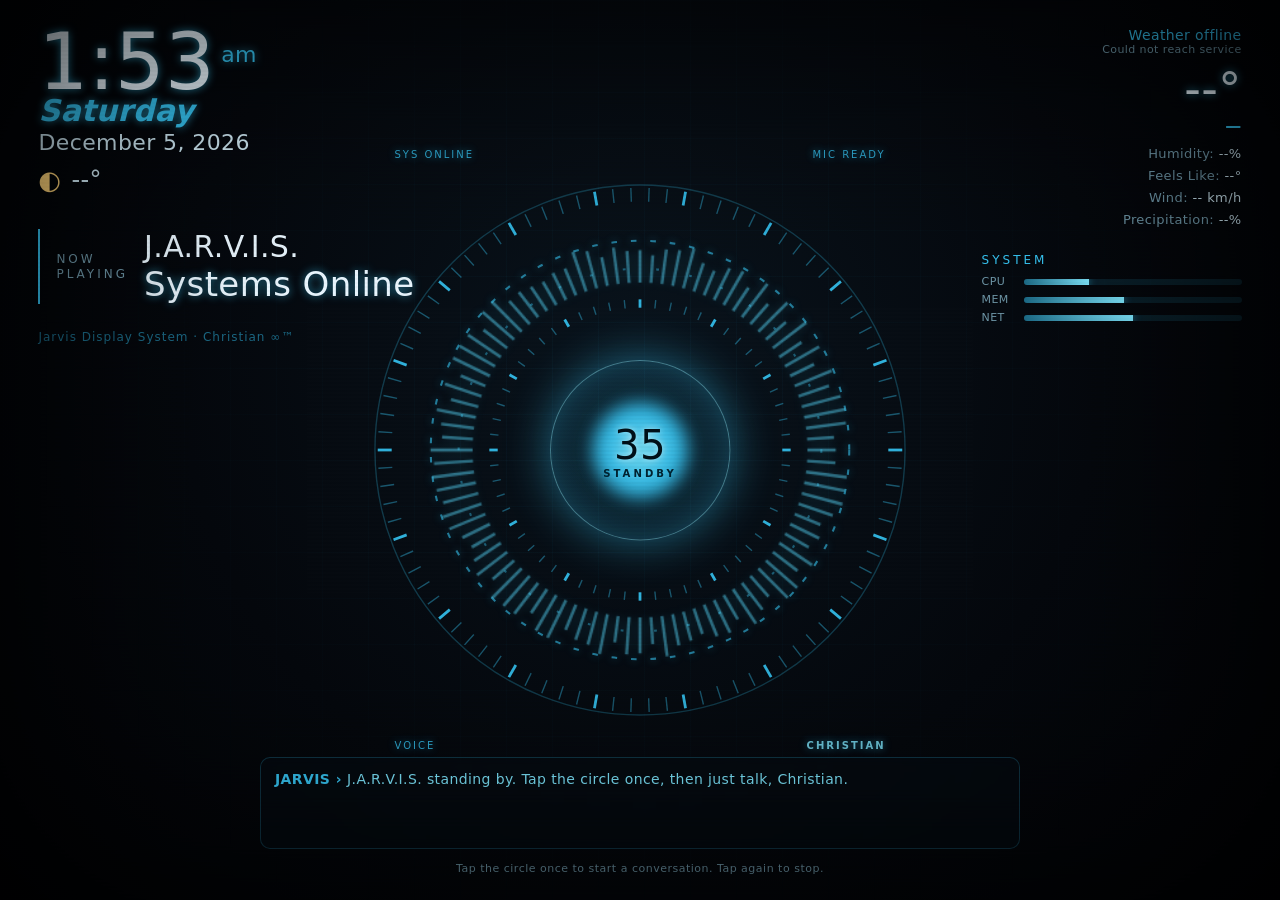
<file: index.html>
<!DOCTYPE html>
<html lang="en">
<head>
  <meta charset="UTF-8" />
  <meta name="viewport" content="width=device-width, initial-scale=1.0, viewport-fit=cover" />
  <meta name="apple-mobile-web-app-capable" content="yes" />
  <meta name="apple-mobile-web-app-status-bar-style" content="black-translucent" />
  <meta name="mobile-web-app-capable" content="yes" />
  <title>J.A.R.V.I.S. — Christian's Interface</title>

  <!-- Home-screen icon: the arc reactor. iOS applies its own rounded mask. -->
  <link rel="apple-touch-icon" sizes="180x180" href="apple-touch-icon.png" />
  <link rel="apple-touch-icon" sizes="167x167" href="icon-167.png" />
  <link rel="apple-touch-icon" sizes="152x152" href="icon-152.png" />
  <link rel="icon" type="image/png" sizes="512x512" href="icon-512.png" />
  <link rel="icon" type="image/png" sizes="32x32" href="favicon-32.png" />
  <!-- Name shown under the icon on the home screen -->
  <meta name="apple-mobile-web-app-title" content="JARVIS" />
  <meta name="application-name" content="JARVIS" />
  <meta name="theme-color" content="#04070c" />
  <link rel="manifest" href="manifest.json" />

  <link rel="preconnect" href="https://fonts.googleapis.com" />
  <link rel="stylesheet" href="style.css?v=23" />
</head>
<body>
  <!-- Ambient grid + scanlines -->
  <div class="bg-grid"></div>
  <div class="scanlines"></div>
  <div class="vignette"></div>

  <!-- ===================== TOP-LEFT: CLOCK / DATE / WEATHER ===================== -->
  <section class="panel top-left">
    <div class="clock">
      <span id="time">--:--</span><span id="ampm" class="ampm">--</span>
    </div>
    <div class="day" id="day">------</div>
    <div class="date" id="date">--------</div>

    <div class="weather-inline">
      <span id="wx-icon" class="wx-icon">◐</span>
      <span id="wx-temp">--°</span>
    </div>

    <div class="now-playing">
      <div class="np-label">NOW<br />PLAYING</div>
      <div class="np-info">
        <div class="np-artist" id="np-artist">J.A.R.V.I.S.</div>
        <div class="np-track" id="np-track">Systems Online</div>
      </div>
    </div>

    <div class="brand">Jarvis Display System · Christian ∞™</div>
  </section>

  <!-- ===================== CENTER: ARC REACTOR HUD ===================== -->
  <section class="reactor-wrap">
    <div class="reactor">
      <!-- Rotating SVG rings -->
      <svg class="ring ring-outer" viewBox="0 0 400 400">
        <circle class="ring-track" cx="200" cy="200" r="190" />
        <g class="ticks" id="ticks-outer"></g>
      </svg>

      <svg class="ring ring-mid" viewBox="0 0 400 400">
        <circle class="dash" cx="200" cy="200" r="150" />
        <circle class="dash dash-2" cx="200" cy="200" r="130" />
      </svg>

      <svg class="ring ring-inner" viewBox="0 0 400 400">
        <g id="ticks-inner"></g>
      </svg>

      <!-- Audio-reactive bars -->
      <canvas class="viz" id="viz" width="440" height="440"></canvas>

      <!-- Core -->
      <div class="core">
        <div class="core-glow"></div>
        <div class="core-num" id="core-num">33</div>
        <div class="core-label" id="core-label">STANDBY</div>
      </div>

      <!-- Corner labels -->
      <div class="hud-label hl-tl">SYS ONLINE</div>
      <div class="hud-label hl-tr">MIC READY</div>
      <div class="hud-label hl-bl">VOICE</div>
      <div class="hud-label hl-br">CHRISTIAN</div>
    </div>
  </section>

  <!-- ===================== RIGHT: WEATHER + STATUS ===================== -->
  <section class="panel top-right">
    <div class="wx-loc" id="wx-loc">Locating…</div>
    <div class="wx-updated" id="wx-updated">Updating…</div>
    <div class="wx-big" id="wx-big">--°</div>
    <div class="wx-cond" id="wx-cond">—</div>
    <ul class="wx-list">
      <li>Humidity: <span id="wx-hum">--%</span></li>
      <li>Feels Like: <span id="wx-feels">--°</span></li>
      <li>Wind: <span id="wx-wind">-- km/h</span></li>
      <li>Precipitation: <span id="wx-precip">--%</span></li>
    </ul>

    <div class="status-block">
      <div class="status-title">SYSTEM</div>
      <div class="stat"><span>CPU</span><div class="bar"><i id="bar-cpu"></i></div></div>
      <div class="stat"><span>MEM</span><div class="bar"><i id="bar-mem"></i></div></div>
      <div class="stat"><span>NET</span><div class="bar"><i id="bar-net"></i></div></div>
    </div>
  </section>

  <!-- ===================== BOTTOM: TRANSCRIPT ===================== -->
  <section class="console">
    <div class="transcript" id="transcript">
      <div class="line jarvis">J.A.R.V.I.S. standing by. Tap the circle once, then just talk, Christian.</div>
    </div>
    <div class="hint" id="hint">Tap the circle once to start a conversation. Tap again to stop.</div>
  </section>

  <script src="script.js?v=23"></script>
</body>
</html>
</file>
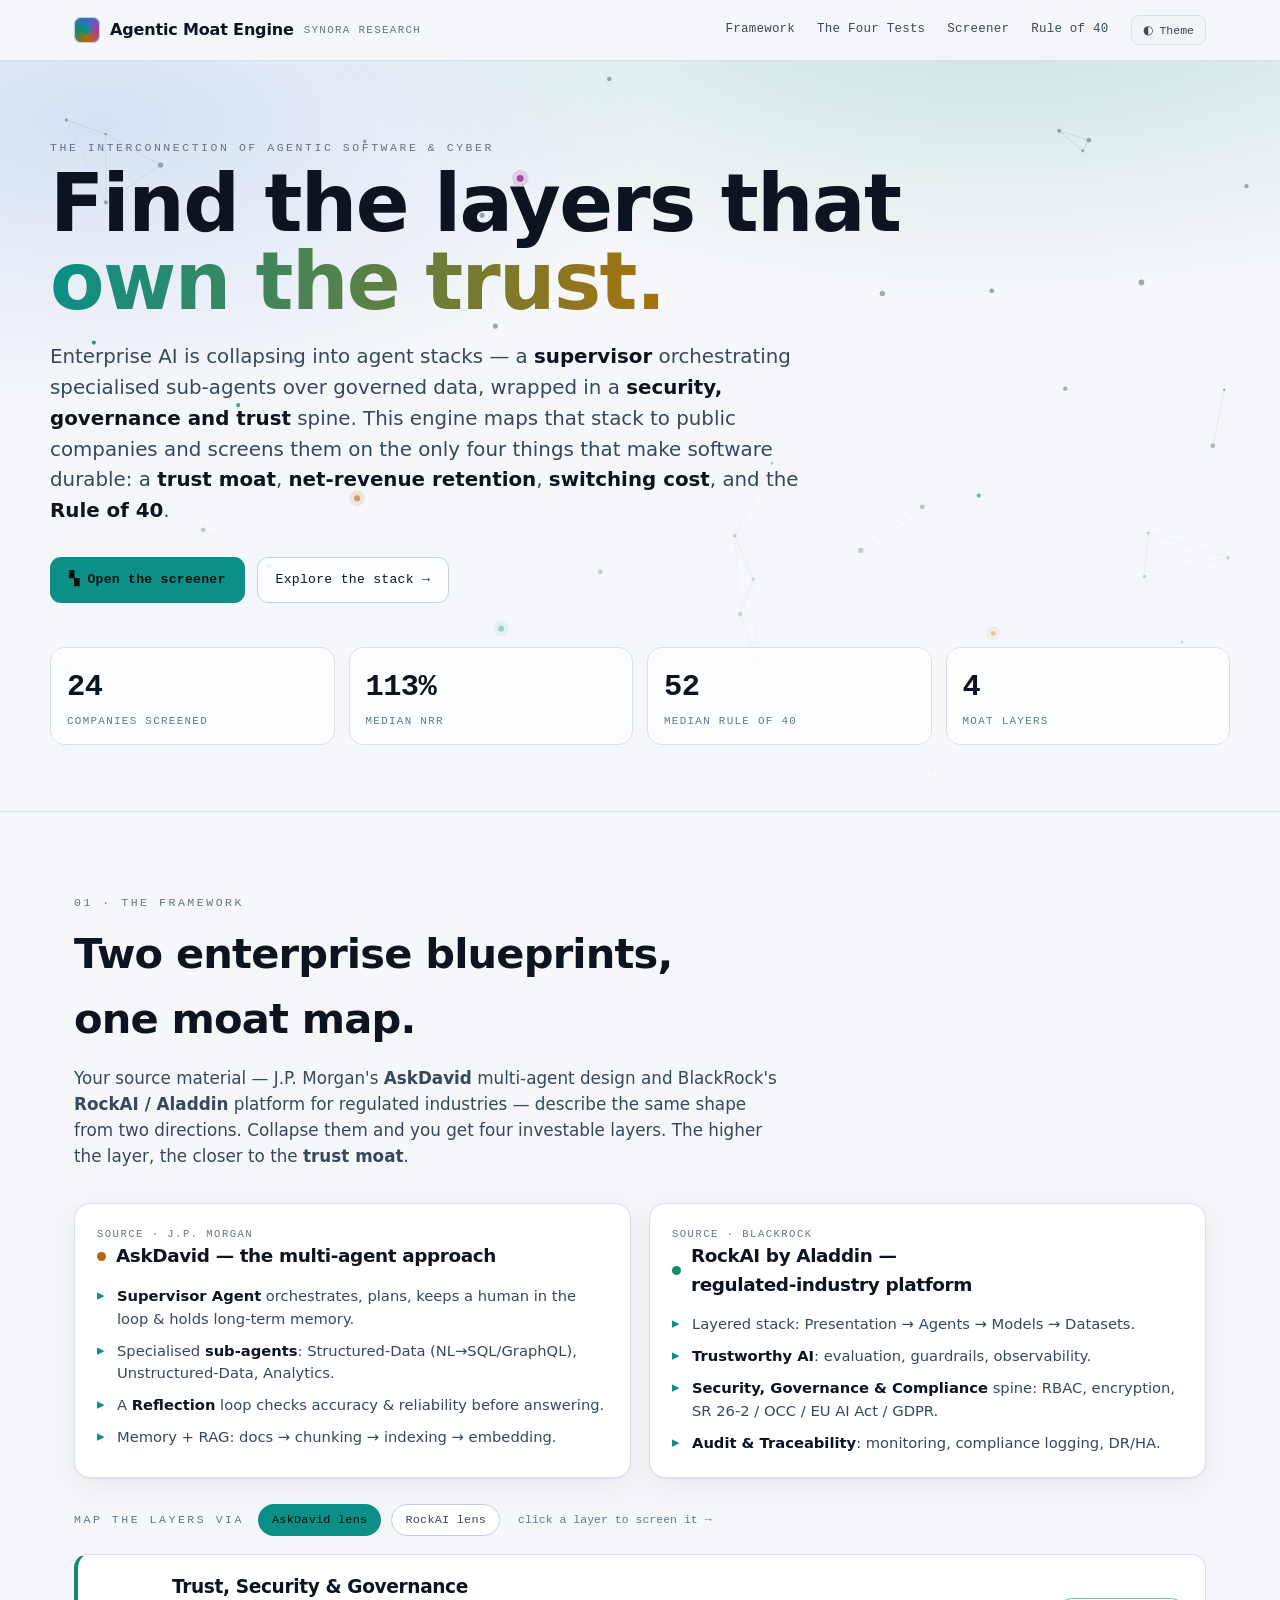
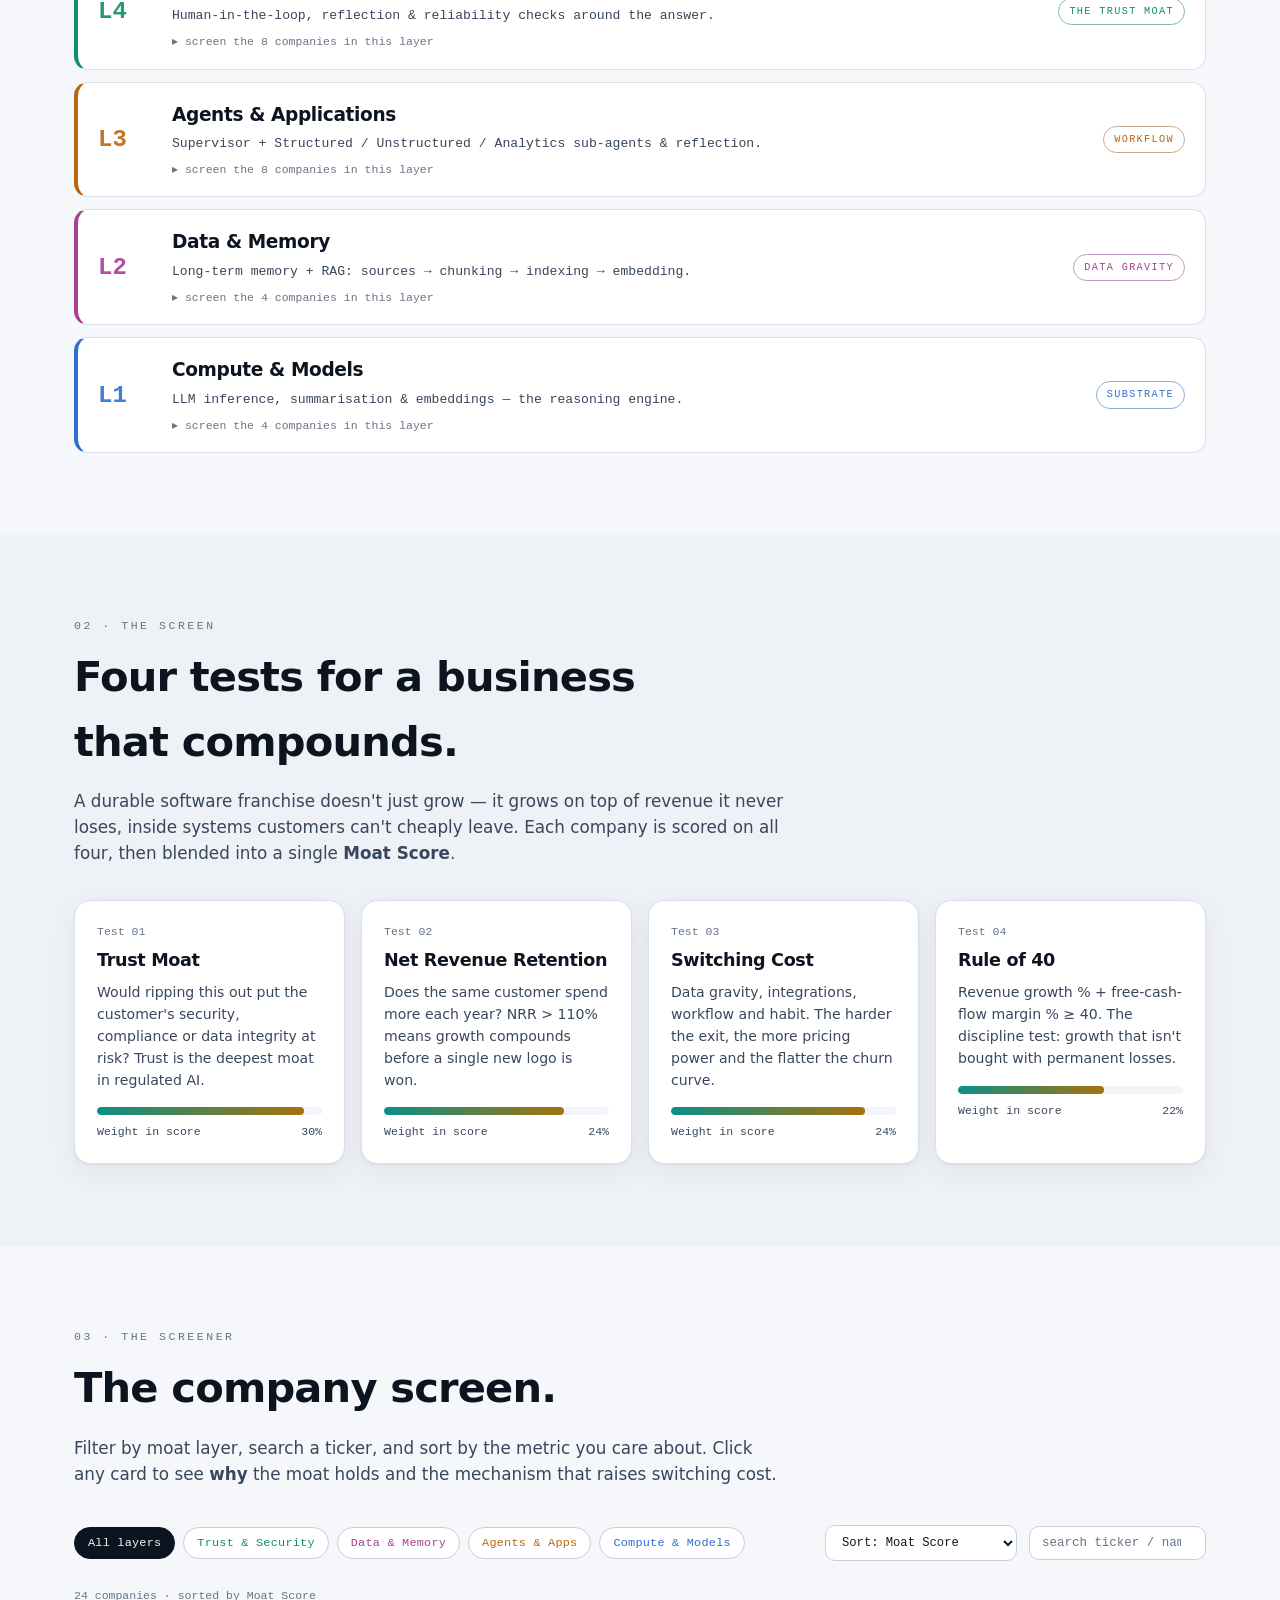
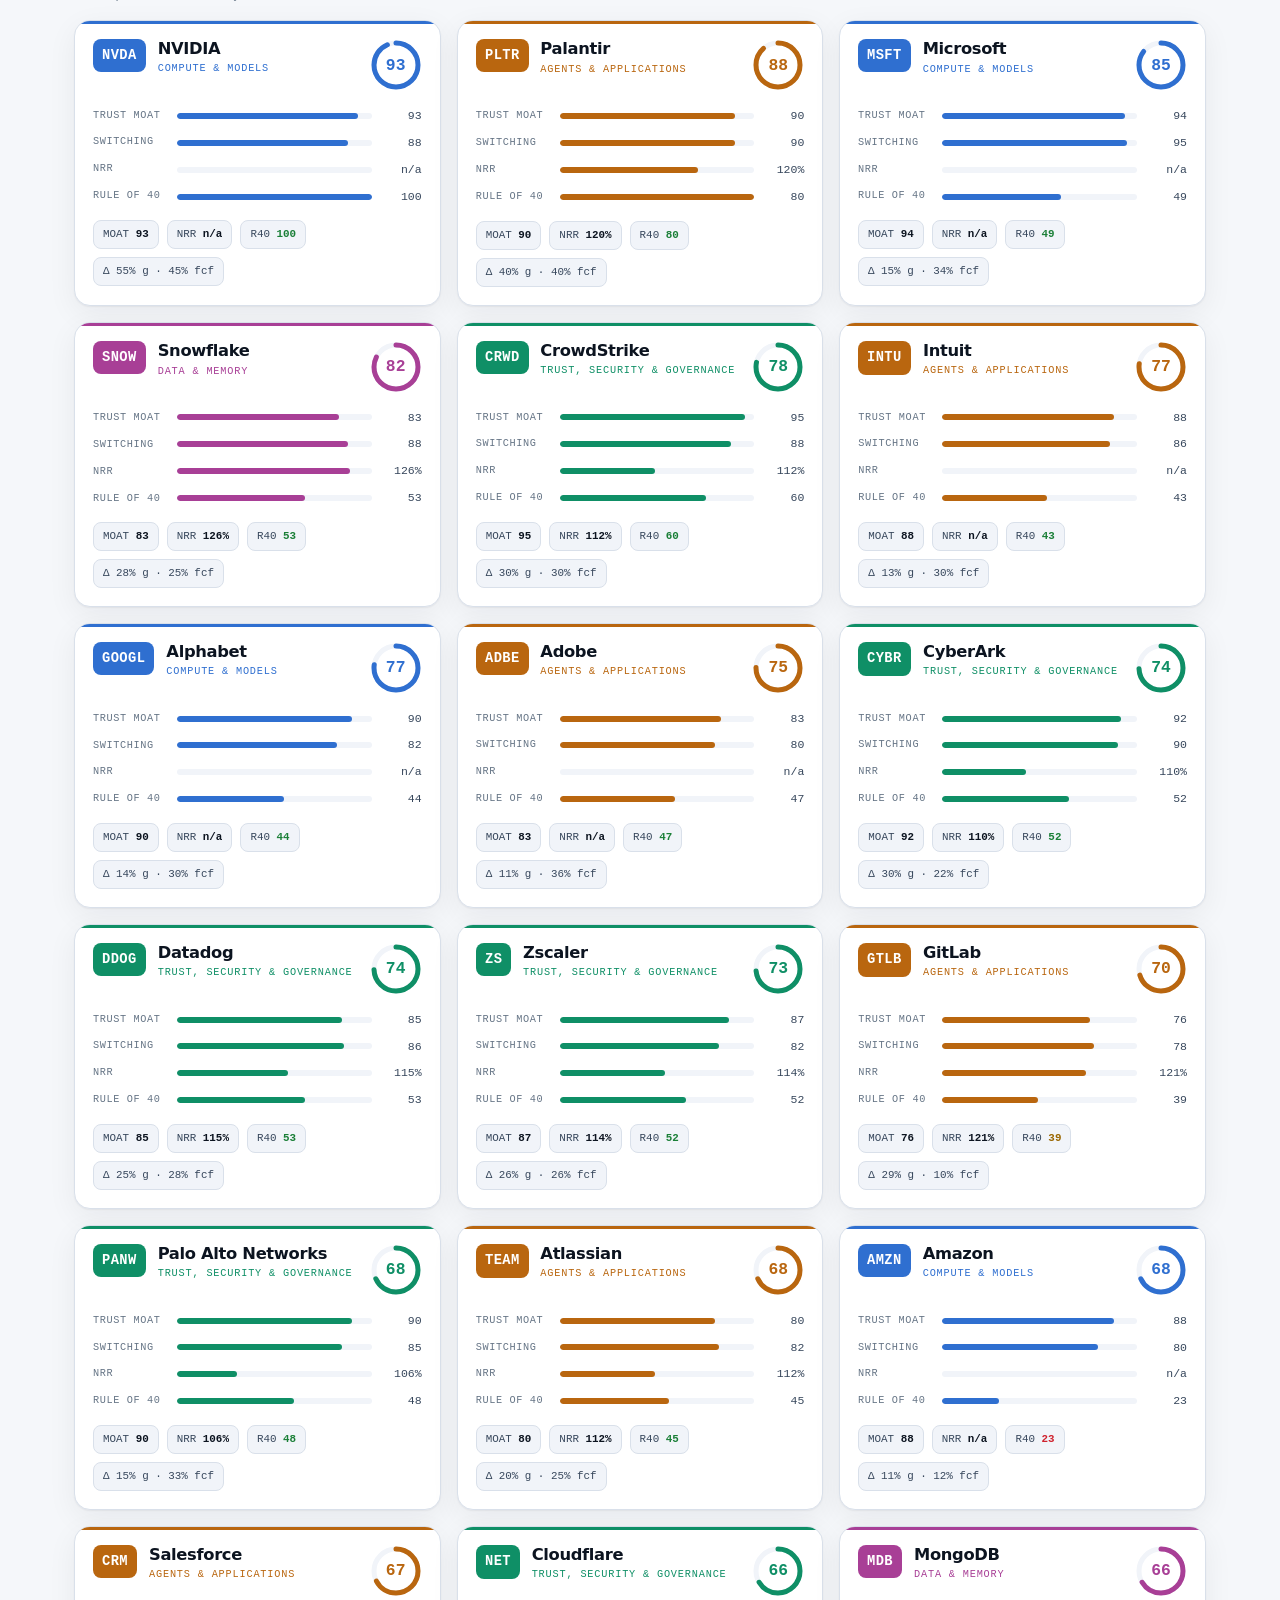
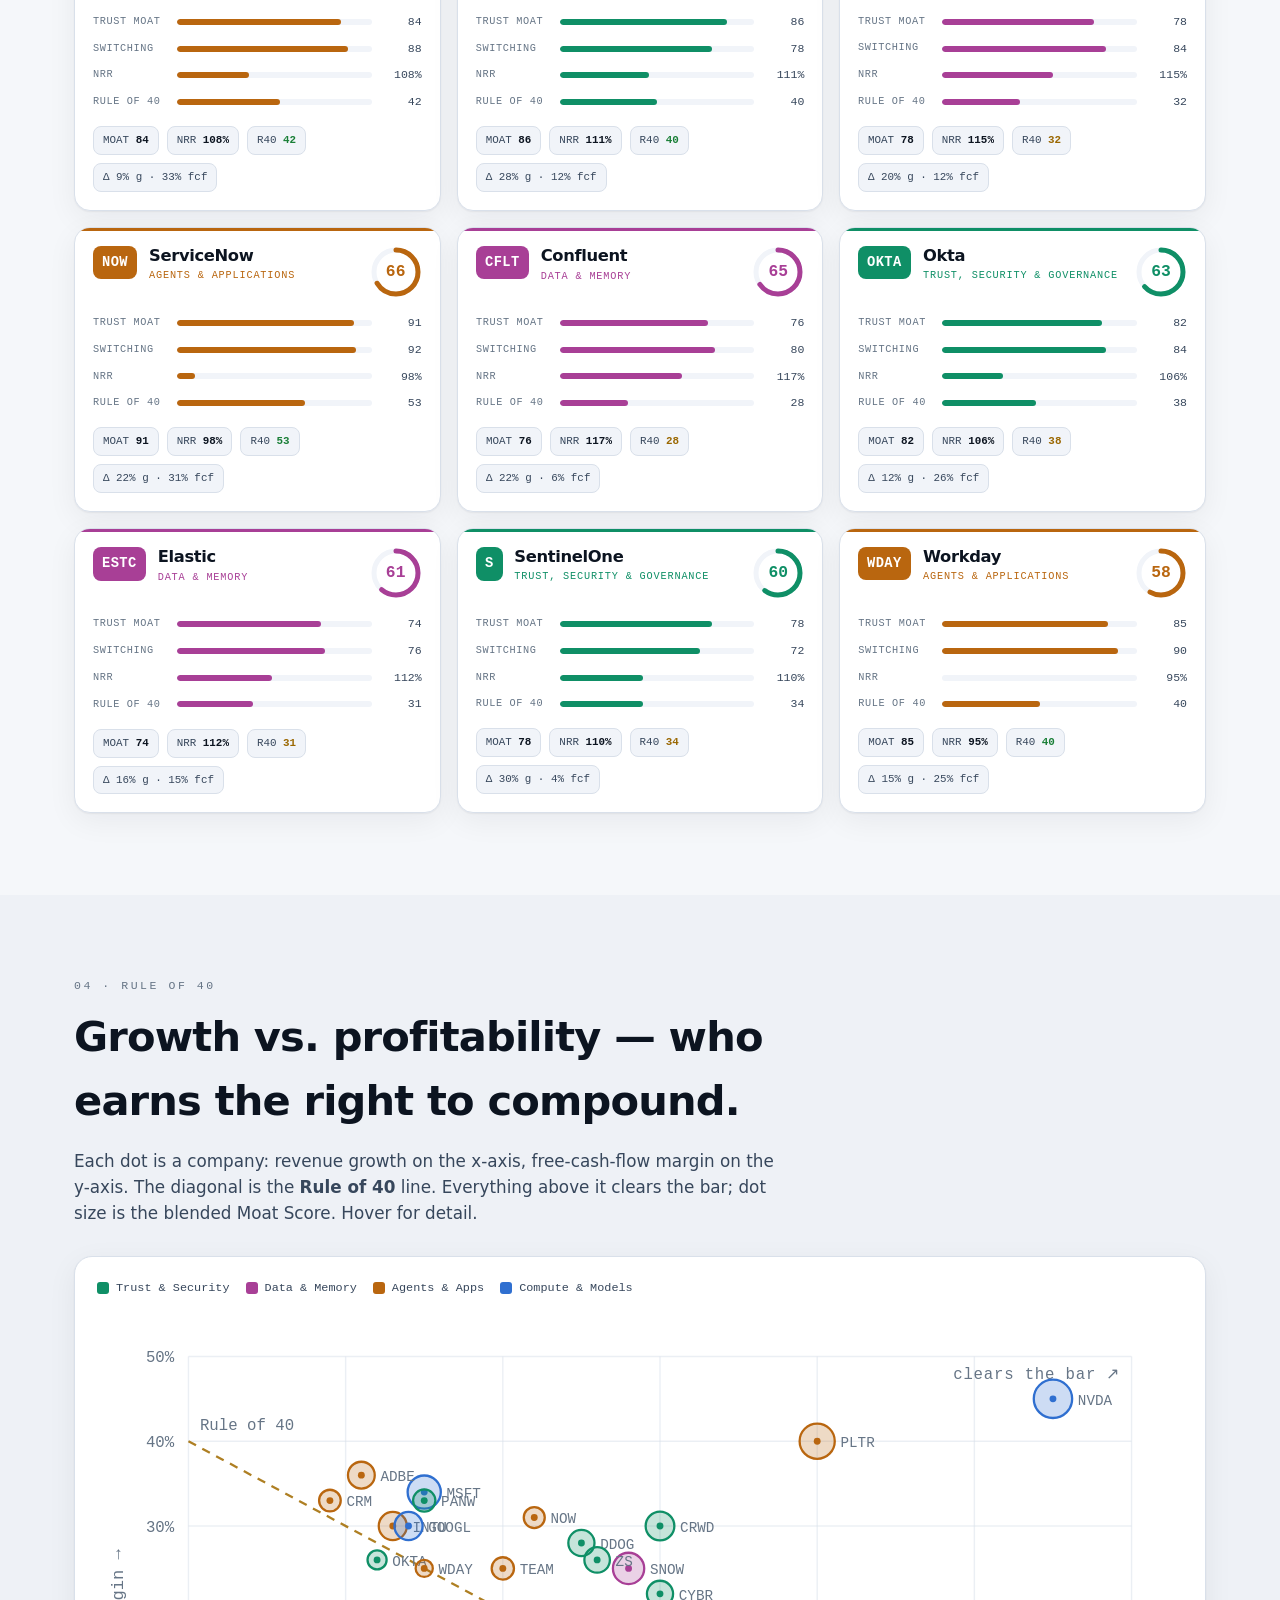
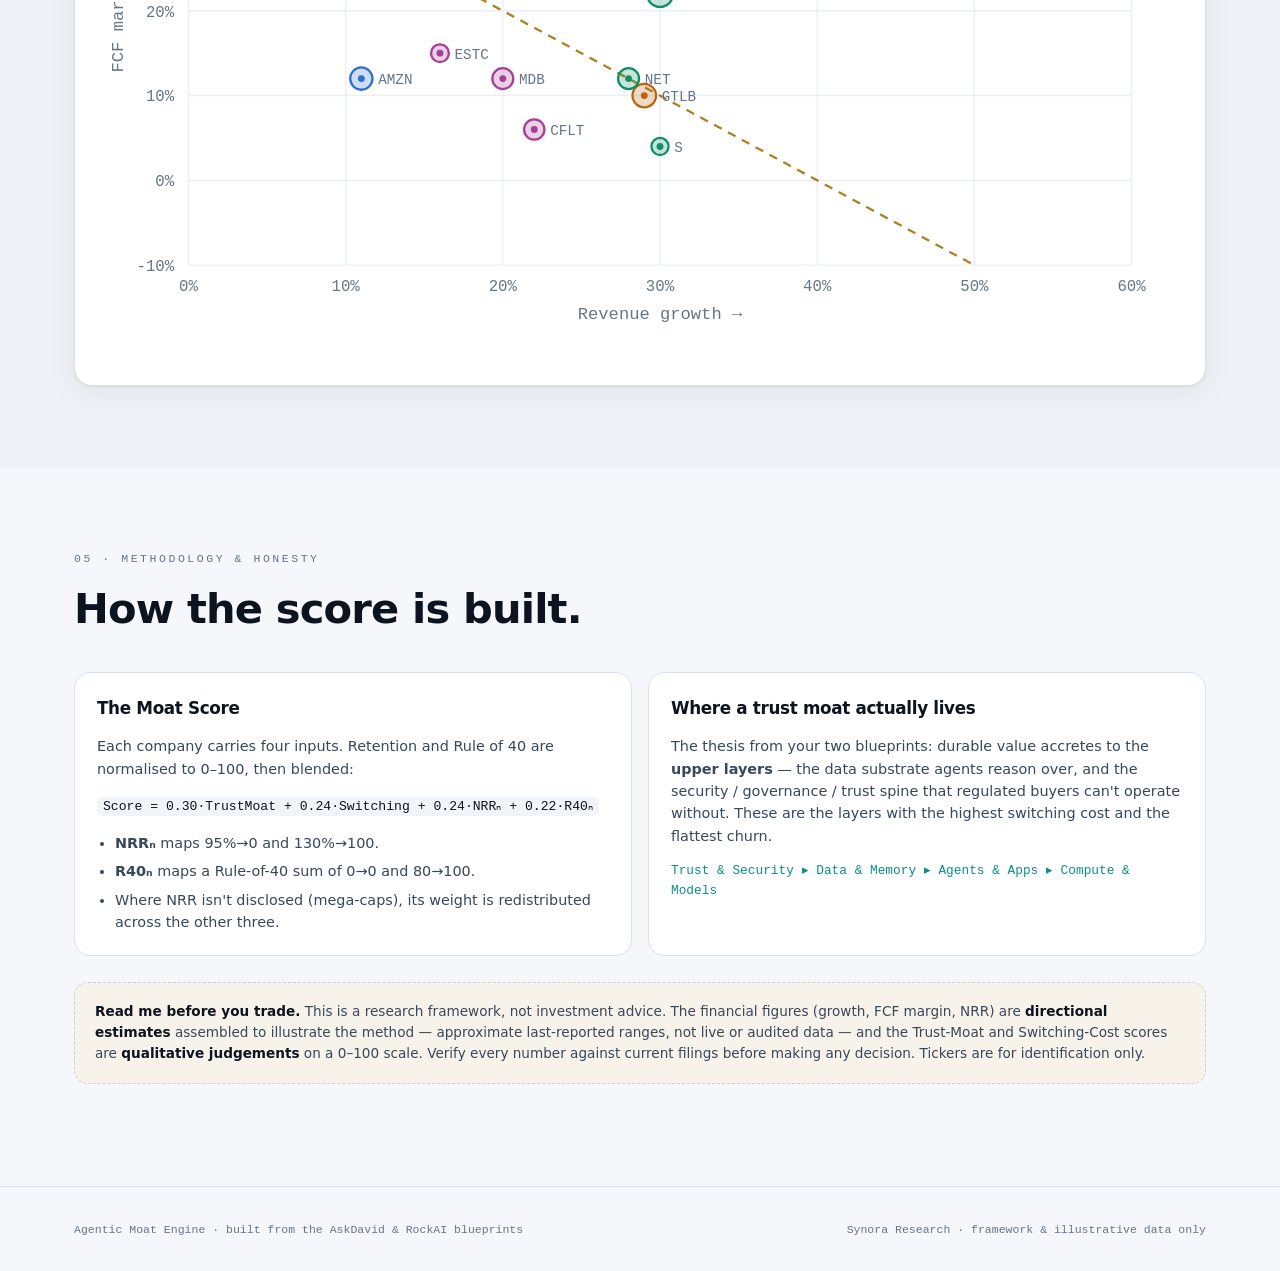
<file: moat/index.html>
<!DOCTYPE html>
<html lang="en">
<head>
<meta charset="UTF-8" />
<meta name="viewport" content="width=device-width, initial-scale=1.0" />
<title>Agentic Moat Engine</title>
<meta name="description" content="A framework that maps the enterprise agentic-AI and cyber stack to public companies with a trust moat, high retention, high switching cost, and strong Rule of 40." />
<meta name="theme-color" content="#0a0e14" />
<style>
/* =============================================================
   AGENTIC MOAT ENGINE — self-contained, theme-aware
   Palette validated (dataviz validator) for both modes.
   ============================================================= */

/* ---------- Light palette (bare :root) ---------- */
:root{
  color-scheme: light;
  --bg:        #f5f7fa;
  --bg-2:      #eef1f6;
  --surface:   #ffffff;
  --surface-2: #f1f4f9;
  --line:      #d9e0ea;
  --line-2:    #c6d0dd;
  --ink:       #0c1420;
  --ink-2:     #37475c;
  --muted:     #667586;
  --signal:    #0b8f86;      /* interactive cue (teal) */
  --signal-ink:#0b8f86;
  --moat:      #a6720c;      /* value / gold */
  --good:      #1a7f37;
  --warn:      #9a6700;
  --bad:       #cf222e;

  /* layer categorical (light) */
  --L1:#2f6fd0;  /* Compute & Models   */
  --L2:#a83f96;  /* Data & Memory      */
  --L3:#b9660f;  /* Agents & Apps      */
  --L4:#0f8f66;  /* Trust & Security   */

  --shadow: 0 1px 2px rgba(12,20,32,.06), 0 8px 30px rgba(12,20,32,.06);
  --mono: ui-monospace, "SF Mono", "JetBrains Mono", "Cascadia Code", Menlo, Consolas, monospace;
  --sans: system-ui, -apple-system, "Segoe UI", Roboto, Helvetica, Arial, sans-serif;
  --maxw: 1180px;
}

/* ---------- Dark palette: system-dark (un-stamped) ---------- */
@media (prefers-color-scheme: dark){
  :root:not([data-theme="light"]){
    color-scheme: dark;
    --bg:        #080b11;
    --bg-2:      #0a0e15;
    --surface:   #10161f;
    --surface-2: #141c27;
    --line:      #1e2a3a;
    --line-2:    #2a3a4e;
    --ink:       #e7eef6;
    --ink-2:     #aebccd;
    --muted:     #8493a6;
    --signal:    #35e0d0;
    --signal-ink:#4fe9db;
    --moat:      #e6b23c;
    --good:      #3fb950;
    --warn:      #d6a726;
    --bad:       #f0636e;
    --L1:#3d90e8;
    --L2:#c25bb0;
    --L3:#cf7a1f;
    --L4:#17a074;
    --shadow: 0 1px 2px rgba(0,0,0,.4), 0 18px 50px rgba(0,0,0,.45);
  }
}
/* ---------- Dark palette: explicitly toggled ---------- */
:root[data-theme="dark"]{
  color-scheme: dark;
  --bg:#080b11; --bg-2:#0a0e15; --surface:#10161f; --surface-2:#141c27;
  --line:#1e2a3a; --line-2:#2a3a4e; --ink:#e7eef6; --ink-2:#aebccd; --muted:#8493a6;
  --signal:#35e0d0; --signal-ink:#4fe9db; --moat:#e6b23c;
  --good:#3fb950; --warn:#d6a726; --bad:#f0636e;
  --L1:#3d90e8; --L2:#c25bb0; --L3:#cf7a1f; --L4:#17a074;
  --shadow: 0 1px 2px rgba(0,0,0,.4), 0 18px 50px rgba(0,0,0,.45);
}

*{box-sizing:border-box}
html{scroll-behavior:smooth}
body{
  margin:0; background:var(--bg); color:var(--ink);
  font-family:var(--sans); line-height:1.55;
  -webkit-font-smoothing:antialiased; text-rendering:optimizeLegibility;
  overflow-x:hidden;
}
h1,h2,h3{font-weight:760; letter-spacing:-.02em; text-wrap:balance; margin:0}
a{color:inherit}
.mono{font-family:var(--mono)}
.eyebrow{
  font-family:var(--mono); font-size:.72rem; letter-spacing:.22em;
  text-transform:uppercase; color:var(--muted);
}
.wrap{max-width:var(--maxw); margin:0 auto; padding:0 24px}
section{position:relative}
.sr-only{position:absolute;width:1px;height:1px;overflow:hidden;clip:rect(0 0 0 0)}

/* ===================== NAV ===================== */
.nav{
  position:sticky; top:0; z-index:60;
  backdrop-filter:blur(14px); -webkit-backdrop-filter:blur(14px);
  background:color-mix(in srgb, var(--bg) 78%, transparent);
  border-bottom:1px solid var(--line);
}
.nav-in{display:flex; align-items:center; gap:20px; height:60px}
.brand{display:flex; align-items:center; gap:10px; font-weight:750; letter-spacing:-.01em}
.brand .glyph{
  width:26px;height:26px;border-radius:7px;flex:none;
  background:
    radial-gradient(circle at 50% 50%, var(--signal) 0 22%, transparent 24%),
    conic-gradient(from 0deg, var(--L1),var(--L2),var(--L3),var(--L4),var(--L1));
  box-shadow:0 0 0 1px var(--line-2) inset;
  animation:spin 14s linear infinite;
}
.brand small{font-family:var(--mono); font-weight:500; color:var(--muted); font-size:.68rem; letter-spacing:.12em}
.nav-links{display:flex; gap:22px; margin-left:auto; align-items:center}
.nav-links a{
  font-family:var(--mono); font-size:.78rem; color:var(--ink-2);
  text-decoration:none; letter-spacing:.02em; transition:color .18s;
}
.nav-links a:hover{color:var(--signal-ink)}
.theme-btn{
  font-family:var(--mono); font-size:.72rem; cursor:pointer;
  background:var(--surface-2); color:var(--ink-2);
  border:1px solid var(--line); border-radius:8px; padding:7px 11px;
  transition:border-color .18s, color .18s;
}
.theme-btn:hover{border-color:var(--signal); color:var(--signal-ink)}
@media(max-width:820px){ .nav-links a:not(.keep){display:none} }

/* ===================== HERO ===================== */
.hero{position:relative; overflow:hidden; border-bottom:1px solid var(--line)}
#net{position:absolute; inset:0; width:100%; height:100%; display:block}
.hero-grad{
  position:absolute; inset:0; pointer-events:none;
  background:
    radial-gradient(1200px 500px at 78% -10%, color-mix(in srgb,var(--L4) 20%, transparent), transparent 60%),
    radial-gradient(1000px 500px at 8% 8%, color-mix(in srgb,var(--L1) 16%, transparent), transparent 55%),
    linear-gradient(180deg, transparent 40%, var(--bg) 98%);
}
.hero-in{position:relative; z-index:2; padding:78px 0 66px}
.hero h1{
  font-size:clamp(2.5rem, 6.2vw, 5rem); line-height:.98; margin:.5rem 0 0;
}
.hero h1 .accent{
  background:linear-gradient(92deg, var(--signal-ink), var(--moat));
  -webkit-background-clip:text; background-clip:text; color:transparent;
}
.hero .lede{
  max-width:60ch; margin:22px 0 0; font-size:clamp(1.02rem,1.6vw,1.24rem);
  color:var(--ink-2);
}
.hero .lede b{color:var(--ink); font-weight:640}
.cta-row{display:flex; flex-wrap:wrap; gap:12px; margin-top:30px}
.btn{
  font-family:var(--mono); font-size:.82rem; letter-spacing:.02em;
  padding:12px 18px; border-radius:11px; cursor:pointer; text-decoration:none;
  display:inline-flex; align-items:center; gap:9px; border:1px solid var(--line-2);
  transition:transform .15s, border-color .18s, background .18s;
}
.btn:hover{transform:translateY(-2px)}
.btn.primary{background:var(--signal); color:#04120f; border-color:transparent; font-weight:640}
:root[data-theme="dark"] .btn.primary, :root:not([data-theme="light"]) .btn.primary{color:#04120f}
.btn.ghost{background:color-mix(in srgb,var(--surface) 70%, transparent); color:var(--ink)}
.btn.ghost:hover{border-color:var(--signal)}

.kpis{
  display:grid; grid-template-columns:repeat(4,1fr); gap:14px; margin-top:44px;
}
.kpi{
  background:color-mix(in srgb,var(--surface) 72%, transparent);
  border:1px solid var(--line); border-radius:14px; padding:16px 16px 14px;
  backdrop-filter:blur(6px);
}
.kpi .num{font-family:var(--mono); font-size:1.9rem; font-weight:600; letter-spacing:-.02em; font-variant-numeric:tabular-nums}
.kpi .cap{font-family:var(--mono); font-size:.68rem; letter-spacing:.12em; text-transform:uppercase; color:var(--muted); margin-top:2px}
@media(max-width:720px){ .kpis{grid-template-columns:repeat(2,1fr)} }

/* ===================== SECTION SHELL ===================== */
.block{padding:82px 0}
.block-head{max-width:70ch}
.block-head h2{font-size:clamp(1.7rem,3.4vw,2.6rem); margin-top:10px}
.block-head p{color:var(--ink-2); margin:14px 0 0; font-size:1.05rem}
.reveal{opacity:0; transform:translateY(18px); transition:opacity .7s ease, transform .7s ease}
.reveal.in{opacity:1; transform:none}
@media(prefers-reduced-motion:reduce){
  .reveal{opacity:1; transform:none; transition:none}
  .brand .glyph{animation:none}
  html{scroll-behavior:auto}
}

/* ===================== BLUEPRINTS ===================== */
.bp-grid{display:grid; grid-template-columns:1fr 1fr; gap:18px; margin-top:34px}
@media(max-width:780px){ .bp-grid{grid-template-columns:1fr} }
.bp{
  background:var(--surface); border:1px solid var(--line); border-radius:16px;
  padding:22px; box-shadow:var(--shadow);
}
.bp h3{font-size:1.15rem; display:flex; align-items:center; gap:10px}
.bp .src{font-family:var(--mono); font-size:.66rem; letter-spacing:.14em; text-transform:uppercase; color:var(--muted)}
.bp ul{list-style:none; padding:0; margin:14px 0 0; display:grid; gap:9px}
.bp li{position:relative; padding-left:20px; font-size:.92rem; color:var(--ink-2)}
.bp li::before{content:"▸"; position:absolute; left:0; top:0; color:var(--signal-ink); font-family:var(--mono)}
.bp li b{color:var(--ink)}
.dot{width:9px;height:9px;border-radius:50%;flex:none}

/* ===================== STACK ===================== */
.stack-tools{display:flex; flex-wrap:wrap; gap:10px; align-items:center; margin:26px 0 18px}
.chip{
  font-family:var(--mono); font-size:.74rem; letter-spacing:.02em;
  padding:8px 13px; border-radius:999px; cursor:pointer; user-select:none;
  border:1px solid var(--line-2); background:var(--surface); color:var(--ink-2);
  transition:all .16s;
}
.chip[aria-pressed="true"]{background:var(--ink); color:var(--bg); border-color:var(--ink)}
.chip.map[aria-pressed="true"]{background:var(--signal); color:#04120f; border-color:transparent}
.chip:hover{transform:translateY(-1px)}
.stack{display:grid; gap:12px}
.layer{
  --c:var(--L1);
  position:relative; display:grid; grid-template-columns:56px 1fr auto; gap:18px; align-items:center;
  background:var(--surface); border:1px solid var(--line); border-left:4px solid var(--c);
  border-radius:14px; padding:18px 20px; cursor:pointer;
  transition:transform .18s, box-shadow .18s, border-color .18s, background .18s;
}
.layer:hover{transform:translateX(4px); box-shadow:var(--shadow)}
.layer .lyr-idx{font-family:var(--mono); font-size:1.5rem; font-weight:600; color:var(--c); opacity:.9}
.layer h3{font-size:1.16rem}
.layer .lyr-map{font-family:var(--mono); font-size:.82rem; color:var(--ink-2); margin-top:5px}
.layer .lyr-tag{
  font-family:var(--mono); font-size:.64rem; letter-spacing:.13em; text-transform:uppercase;
  color:var(--c); border:1px solid color-mix(in srgb,var(--c) 45%, var(--line));
  border-radius:999px; padding:5px 10px; white-space:nowrap;
}
.layer .go{font-family:var(--mono); font-size:.72rem; color:var(--muted); margin-top:6px}
.layer:hover .go{color:var(--signal-ink)}
@media(max-width:640px){
  .layer{grid-template-columns:40px 1fr; gap:12px; padding:15px}
  .layer .lyr-tag{display:none}
}

/* ===================== FOUR TESTS ===================== */
.tests{display:grid; grid-template-columns:repeat(4,1fr); gap:16px; margin-top:34px}
@media(max-width:900px){ .tests{grid-template-columns:repeat(2,1fr)} }
@media(max-width:520px){ .tests{grid-template-columns:1fr} }
.test{
  background:var(--surface); border:1px solid var(--line); border-radius:16px;
  padding:22px; box-shadow:var(--shadow); position:relative; overflow:hidden;
}
.test .n{font-family:var(--mono); font-size:.72rem; color:var(--muted)}
.test h3{font-size:1.1rem; margin:6px 0 4px}
.test p{font-size:.88rem; color:var(--ink-2); margin:8px 0 16px}
.meter{height:8px; border-radius:99px; background:var(--surface-2); overflow:hidden}
.meter i{display:block; height:100%; width:0; border-radius:99px;
  background:linear-gradient(90deg,var(--signal),var(--moat)); transition:width 1.1s cubic-bezier(.2,.7,.2,1)}
.test .val{font-family:var(--mono); font-size:.72rem; color:var(--ink-2); margin-top:8px; display:flex; justify-content:space-between}

/* ===================== SCREENER ===================== */
.screen-tools{
  display:flex; flex-wrap:wrap; gap:12px; align-items:center; margin:26px 0 22px;
  position:sticky; top:60px; z-index:40; padding:12px 0;
  background:color-mix(in srgb,var(--bg) 90%, transparent);
}
.filters{display:flex; flex-wrap:wrap; gap:8px}
.search{
  font-family:var(--mono); font-size:.78rem; padding:9px 12px; border-radius:10px;
  border:1px solid var(--line-2); background:var(--surface); color:var(--ink); min-width:150px;
}
.search::placeholder{color:var(--muted)}
.sortsel{
  font-family:var(--mono); font-size:.76rem; padding:9px 12px; border-radius:10px;
  border:1px solid var(--line-2); background:var(--surface); color:var(--ink); cursor:pointer; margin-left:auto;
}
.count{font-family:var(--mono); font-size:.72rem; color:var(--muted)}
.grid{display:grid; grid-template-columns:repeat(auto-fill,minmax(300px,1fr)); gap:16px}
.card{
  background:var(--surface); border:1px solid var(--line); border-radius:16px;
  padding:18px; cursor:pointer; position:relative; overflow:hidden;
  box-shadow:var(--shadow); transition:transform .18s, border-color .18s;
  animation:pop .45s both;
}
.card:hover{transform:translateY(-4px); border-color:color-mix(in srgb,var(--c) 55%, var(--line))}
.card{--c:var(--L1)}
.card::before{content:""; position:absolute; top:0; left:0; right:0; height:3px; background:var(--c)}
.card-top{display:flex; align-items:flex-start; gap:12px}
.tick{
  font-family:var(--mono); font-weight:640; font-size:.86rem; letter-spacing:.03em;
  padding:6px 9px; border-radius:8px; color:#fff; background:var(--c); white-space:nowrap;
}
.card h3{font-size:1.02rem; line-height:1.2}
.card .co-name{color:var(--ink)}
.card .lyr{font-family:var(--mono); font-size:.64rem; letter-spacing:.08em; text-transform:uppercase; color:var(--c); margin-top:3px}
.ring{margin-left:auto; flex:none; width:52px; height:52px; position:relative}
.ring svg{transform:rotate(-90deg)}
.ring .rv{
  position:absolute; inset:0; display:grid; place-items:center;
  font-family:var(--mono); font-weight:640; font-size:1.02rem; font-variant-numeric:tabular-nums;
}
.bars{margin-top:16px; display:grid; gap:9px}
.brow{display:grid; grid-template-columns:74px 1fr 40px; gap:10px; align-items:center}
.brow .bl{font-family:var(--mono); font-size:.64rem; letter-spacing:.06em; text-transform:uppercase; color:var(--muted)}
.brow .bt{height:6px; border-radius:99px; background:var(--surface-2); overflow:hidden}
.brow .bt i{display:block; height:100%; width:0; border-radius:99px; background:var(--c); transition:width .9s cubic-bezier(.2,.7,.2,1)}
.brow .bn{font-family:var(--mono); font-size:.72rem; text-align:right; color:var(--ink-2); font-variant-numeric:tabular-nums}
.card-foot{display:flex; gap:8px; margin-top:15px; flex-wrap:wrap}
.pill{
  font-family:var(--mono); font-size:.68rem; padding:5px 9px; border-radius:8px;
  border:1px solid var(--line); color:var(--ink-2); background:var(--surface-2);
  font-variant-numeric:tabular-nums;
}
.pill b{color:var(--ink); font-weight:640}
.pill.good b{color:var(--good)} .pill.warn b{color:var(--warn)} .pill.bad b{color:var(--bad)}
.detail{
  display:grid; grid-template-rows:0fr; transition:grid-template-rows .35s ease;
}
.detail>div{overflow:hidden}
.card.open .detail{grid-template-rows:1fr; margin-top:14px}
.detail p{font-size:.86rem; color:var(--ink-2); margin:0 0 8px}
.detail .mech{font-family:var(--mono); font-size:.72rem; color:var(--signal-ink)}

/* ===================== SCATTER ===================== */
.scatter-wrap{margin-top:30px; background:var(--surface); border:1px solid var(--line); border-radius:18px; padding:22px; box-shadow:var(--shadow)}
.legend{display:flex; flex-wrap:wrap; gap:16px; margin-bottom:8px}
.legend span{font-family:var(--mono); font-size:.74rem; color:var(--ink-2); display:flex; align-items:center; gap:7px}
.legend i{width:12px;height:12px;border-radius:3px}
.chart-scroll{overflow-x:auto}
#scatter{width:100%; height:auto; display:block; min-width:520px}
#scatter text{font-family:var(--mono); fill:var(--muted)}
.tip{
  position:fixed; z-index:80; pointer-events:none; opacity:0; transition:opacity .12s;
  background:var(--surface); border:1px solid var(--line-2); border-radius:10px;
  padding:9px 11px; box-shadow:var(--shadow); font-family:var(--mono); font-size:.72rem; color:var(--ink);
  max-width:220px;
}
.tip b{color:var(--signal-ink)}
.quad{font-family:var(--mono); font-size:11px; letter-spacing:.05em}

/* ===================== METHOD / FOOTER ===================== */
.method{display:grid; grid-template-columns:1fr 1fr; gap:16px; margin-top:30px}
@media(max-width:780px){ .method{grid-template-columns:1fr} }
.mcard{background:var(--surface); border:1px solid var(--line); border-radius:16px; padding:22px}
.mcard h3{font-size:1.05rem; margin-bottom:8px}
.mcard p, .mcard li{font-size:.9rem; color:var(--ink-2)}
.mcard ul{padding-left:18px; margin:8px 0 0; display:grid; gap:6px}
.mcard code{font-family:var(--mono); font-size:.82rem; background:var(--surface-2); padding:2px 6px; border-radius:6px; color:var(--ink)}
.disclaimer{
  margin-top:26px; border:1px dashed var(--line-2); border-radius:14px; padding:18px 20px;
  background:color-mix(in srgb,var(--warn) 8%, var(--surface));
  font-size:.85rem; color:var(--ink-2);
}
.disclaimer b{color:var(--ink)}
footer{border-top:1px solid var(--line); padding:34px 0; margin-top:20px}
.foot-in{display:flex; flex-wrap:wrap; gap:14px; justify-content:space-between; align-items:center}
.foot-in p{font-family:var(--mono); font-size:.72rem; color:var(--muted); margin:0}

@keyframes spin{to{transform:rotate(360deg)}}
@keyframes pop{from{opacity:0; transform:translateY(10px)} to{opacity:1; transform:none}}
</style>
</head>
<body>

<!-- ===================== NAV ===================== -->
<nav class="nav">
  <div class="wrap nav-in">
    <div class="brand"><span class="glyph"></span> Agentic&nbsp;Moat&nbsp;Engine <small>SYNORA&nbsp;RESEARCH</small></div>
    <div class="nav-links">
      <a href="#framework">Framework</a>
      <a href="#tests">The Four Tests</a>
      <a href="#screener" class="keep">Screener</a>
      <a href="#rule40">Rule of 40</a>
      <button class="theme-btn" id="themeBtn" aria-label="Toggle colour theme">◐ Theme</button>
    </div>
  </div>
</nav>

<!-- ===================== HERO ===================== -->
<header class="hero">
  <canvas id="net" aria-hidden="true"></canvas>
  <div class="hero-grad"></div>
  <div class="wrap hero-in">
    <div class="eyebrow reveal">The interconnection of agentic software &amp; cyber</div>
    <h1 class="reveal">Find the layers that<br><span class="accent">own the trust.</span></h1>
    <p class="lede reveal">
      Enterprise AI is collapsing into agent stacks — a <b>supervisor</b> orchestrating
      specialised sub-agents over governed data, wrapped in a <b>security, governance and
      trust</b> spine. This engine maps that stack to public companies and screens them on the
      only four things that make software durable: a <b>trust moat</b>, <b>net-revenue
      retention</b>, <b>switching cost</b>, and the <b>Rule&nbsp;of&nbsp;40</b>.
    </p>
    <div class="cta-row reveal">
      <a class="btn primary" href="#screener">▚ Open the screener</a>
      <a class="btn ghost" href="#framework">Explore the stack →</a>
    </div>
    <div class="kpis">
      <div class="kpi reveal"><div class="num" data-count="24">0</div><div class="cap">Companies screened</div></div>
      <div class="kpi reveal"><div class="num" data-count="113" data-suffix="%">0</div><div class="cap">Median NRR</div></div>
      <div class="kpi reveal"><div class="num" data-count="52" data-suffix="">0</div><div class="cap">Median Rule of 40</div></div>
      <div class="kpi reveal"><div class="num" data-count="4">0</div><div class="cap">Moat layers</div></div>
    </div>
  </div>
</header>

<!-- ===================== FRAMEWORK ===================== -->
<section class="block" id="framework">
  <div class="wrap">
    <div class="block-head reveal">
      <div class="eyebrow">01 · The framework</div>
      <h2>Two enterprise blueprints, one moat map.</h2>
      <p>
        Your source material — J.P.&nbsp;Morgan's <b>AskDavid</b> multi-agent design and
        BlackRock's <b>RockAI&nbsp;/&nbsp;Aladdin</b> platform for regulated industries — describe
        the same shape from two directions. Collapse them and you get four investable layers.
        The higher the layer, the closer to the <b>trust moat</b>.
      </p>
    </div>

    <div class="bp-grid">
      <div class="bp reveal">
        <div class="src">Source · J.P. Morgan</div>
        <h3><span class="dot" style="background:var(--L3)"></span> AskDavid — the multi-agent approach</h3>
        <ul>
          <li><b>Supervisor Agent</b> orchestrates, plans, keeps a human in the loop &amp; holds long-term memory.</li>
          <li>Specialised <b>sub-agents</b>: Structured-Data (NL→SQL/GraphQL), Unstructured-Data, Analytics.</li>
          <li>A <b>Reflection</b> loop checks accuracy &amp; reliability before answering.</li>
          <li>Memory + RAG: docs → chunking → indexing → embedding.</li>
        </ul>
      </div>
      <div class="bp reveal">
        <div class="src">Source · BlackRock</div>
        <h3><span class="dot" style="background:var(--L4)"></span> RockAI by Aladdin — regulated-industry platform</h3>
        <ul>
          <li>Layered stack: Presentation → Agents → Models → Datasets.</li>
          <li><b>Trustworthy AI</b>: evaluation, guardrails, observability.</li>
          <li><b>Security, Governance &amp; Compliance</b> spine: RBAC, encryption, SR&nbsp;26-2 / OCC / EU&nbsp;AI&nbsp;Act / GDPR.</li>
          <li><b>Audit &amp; Traceability</b>: monitoring, compliance logging, DR/HA.</li>
        </ul>
      </div>
    </div>

    <div class="stack-tools reveal">
      <span class="eyebrow" style="margin-right:4px">Map the layers via</span>
      <button class="chip map" data-map="askdavid" aria-pressed="true">AskDavid lens</button>
      <button class="chip map" data-map="rockai" aria-pressed="false">RockAI lens</button>
      <span class="count" style="margin-left:8px">click a layer to screen it →</span>
    </div>

    <div class="stack" id="stack"><!-- layers injected --></div>
  </div>
</section>

<!-- ===================== FOUR TESTS ===================== -->
<section class="block" id="tests" style="background:var(--bg-2)">
  <div class="wrap">
    <div class="block-head reveal">
      <div class="eyebrow">02 · The screen</div>
      <h2>Four tests for a business that compounds.</h2>
      <p>A durable software franchise doesn't just grow — it grows on top of revenue it never loses,
         inside systems customers can't cheaply leave. Each company is scored on all four, then blended
         into a single <b>Moat&nbsp;Score</b>.</p>
    </div>
    <div class="tests">
      <div class="test reveal"><div class="n">Test 01</div><h3>Trust Moat</h3>
        <p>Would ripping this out put the customer's security, compliance or data integrity at risk? Trust is the deepest moat in regulated AI.</p>
        <div class="meter"><i data-w="92"></i></div>
        <div class="val"><span>Weight in score</span><span>30%</span></div></div>
      <div class="test reveal"><div class="n">Test 02</div><h3>Net Revenue Retention</h3>
        <p>Does the same customer spend more each year? NRR&nbsp;&gt;&nbsp;110% means growth compounds before a single new logo is won.</p>
        <div class="meter"><i data-w="80"></i></div>
        <div class="val"><span>Weight in score</span><span>24%</span></div></div>
      <div class="test reveal"><div class="n">Test 03</div><h3>Switching Cost</h3>
        <p>Data gravity, integrations, workflow and habit. The harder the exit, the more pricing power and the flatter the churn curve.</p>
        <div class="meter"><i data-w="86"></i></div>
        <div class="val"><span>Weight in score</span><span>24%</span></div></div>
      <div class="test reveal"><div class="n">Test 04</div><h3>Rule of 40</h3>
        <p>Revenue growth&nbsp;% + free-cash-flow margin&nbsp;% ≥ 40. The discipline test: growth that isn't bought with permanent losses.</p>
        <div class="meter"><i data-w="65"></i></div>
        <div class="val"><span>Weight in score</span><span>22%</span></div></div>
    </div>
  </div>
</section>

<!-- ===================== SCREENER ===================== -->
<section class="block" id="screener">
  <div class="wrap">
    <div class="block-head reveal">
      <div class="eyebrow">03 · The screener</div>
      <h2>The company screen.</h2>
      <p>Filter by moat layer, search a ticker, and sort by the metric you care about. Click any card to
         see <b>why</b> the moat holds and the mechanism that raises switching cost.</p>
    </div>

    <div class="screen-tools">
      <div class="filters" id="filters"><!-- filter chips injected --></div>
      <select class="sortsel" id="sort" aria-label="Sort companies">
        <option value="score">Sort: Moat Score</option>
        <option value="nrr">Sort: NRR</option>
        <option value="sw">Sort: Switching cost</option>
        <option value="moat">Sort: Trust moat</option>
        <option value="r40">Sort: Rule of 40</option>
      </select>
      <input class="search" id="search" type="search" placeholder="search ticker / name…" aria-label="Search" />
    </div>
    <div class="count" id="count" style="margin:-8px 0 16px"></div>
    <div class="grid" id="grid"><!-- cards injected --></div>
  </div>
</section>

<!-- ===================== RULE OF 40 ===================== -->
<section class="block" id="rule40" style="background:var(--bg-2)">
  <div class="wrap">
    <div class="block-head reveal">
      <div class="eyebrow">04 · Rule of 40</div>
      <h2>Growth vs. profitability — who earns the right to compound.</h2>
      <p>Each dot is a company: revenue growth on the x-axis, free-cash-flow margin on the y-axis.
         The diagonal is the <b>Rule&nbsp;of&nbsp;40</b> line. Everything above it clears the bar; dot
         size is the blended Moat&nbsp;Score. Hover for detail.</p>
    </div>
    <div class="scatter-wrap reveal">
      <div class="legend" id="legend"></div>
      <div class="chart-scroll">
        <svg id="scatter" viewBox="0 0 760 460" role="img" aria-label="Scatter plot of revenue growth versus free cash flow margin"></svg>
      </div>
    </div>
  </div>
</section>

<!-- ===================== METHODOLOGY ===================== -->
<section class="block" id="method">
  <div class="wrap">
    <div class="block-head reveal">
      <div class="eyebrow">05 · Methodology &amp; honesty</div>
      <h2>How the score is built.</h2>
    </div>
    <div class="method">
      <div class="mcard reveal">
        <h3>The Moat Score</h3>
        <p>Each company carries four inputs. Retention and Rule&nbsp;of&nbsp;40 are normalised to 0–100, then blended:</p>
        <p><code>Score = 0.30·TrustMoat + 0.24·Switching + 0.24·NRRₙ + 0.22·R40ₙ</code></p>
        <ul>
          <li><b>NRRₙ</b> maps 95%→0 and 130%→100.</li>
          <li><b>R40ₙ</b> maps a Rule-of-40 sum of 0→0 and 80→100.</li>
          <li>Where NRR isn't disclosed (mega-caps), its weight is redistributed across the other three.</li>
        </ul>
      </div>
      <div class="mcard reveal">
        <h3>Where a trust moat actually lives</h3>
        <p>The thesis from your two blueprints: durable value accretes to the <b>upper layers</b> —
           the data substrate agents reason over, and the security / governance / trust spine that
           regulated buyers can't operate without. These are the layers with the highest switching cost
           and the flattest churn.</p>
        <p class="mono" style="color:var(--signal-ink); font-size:.8rem">Trust &amp; Security ▸ Data &amp; Memory ▸ Agents &amp; Apps ▸ Compute &amp; Models</p>
      </div>
    </div>

    <div class="disclaimer reveal">
      <b>Read me before you trade.</b> This is a research framework, not investment advice. The financial
      figures (growth, FCF margin, NRR) are <b>directional estimates</b> assembled to illustrate the
      method — approximate last-reported ranges, not live or audited data — and the Trust-Moat and
      Switching-Cost scores are <b>qualitative judgements</b> on a 0–100 scale. Verify every number against
      current filings before making any decision. Tickers are for identification only.
    </div>
  </div>
</section>

<footer>
  <div class="wrap foot-in">
    <p>Agentic Moat Engine · built from the AskDavid &amp; RockAI blueprints</p>
    <p>Synora Research · framework &amp; illustrative data only</p>
  </div>
</footer>

<div class="tip" id="tip"></div>

<script>
/* =============================================================
   DATA — directional / illustrative (see disclaimer)
   layer: 1 Compute&Models · 2 Data&Memory · 3 Agents&Apps · 4 Trust&Security
   moat/sw: 0-100 · nrr: % (null if undisclosed) · g: rev growth % · m: FCF margin %
   ============================================================= */
const LAYERS = {
  1:{name:"Compute & Models",  key:"L1",
     askdavid:"LLM inference, summarisation & embeddings — the reasoning engine.",
     rockai:"Models — self-hosted & provider/vendor-hosted (Bedrock, Vertex, Azure ML); training & fine-tuning.",
     tag:"Substrate"},
  2:{name:"Data & Memory",     key:"L2",
     askdavid:"Long-term memory + RAG: sources → chunking → indexing → embedding.",
     rockai:"Datasets — uploader, processor, versioning; the governed data layer.",
     tag:"Data gravity"},
  3:{name:"Agents & Applications", key:"L3",
     askdavid:"Supervisor + Structured / Unstructured / Analytics sub-agents & reflection.",
     rockai:"Agents (tools, dev, mgmt, deploy) + Presentation — WebApp / SDK / API.",
     tag:"Workflow"},
  4:{name:"Trust, Security & Governance", key:"L4",
     askdavid:"Human-in-the-loop, reflection & reliability checks around the answer.",
     rockai:"Security-Governance spine + Trustworthy AI (eval, guardrails, observability) + Audit.",
     tag:"The trust moat"}
};

const DATA = [
  // Layer 4 — Trust, Security & Governance
  {t:"CRWD",n:"CrowdStrike",l:4,moat:95,nrr:112,sw:88,g:30,m:30,
   why:"A single Falcon agent feeds every security module through one Threat Graph — ripping it out is an existential re-architecture.",mech:"One sensor + shared threat graph"},
  {t:"PANW",n:"Palo Alto Networks",l:4,moat:90,nrr:106,sw:85,g:15,m:33,
   why:"Platformization bundles network, cloud and SecOps into consolidated multi-year contracts that are painful to unwind.",mech:"Platform bundling & consolidation"},
  {t:"ZS",n:"Zscaler",l:4,moat:87,nrr:114,sw:82,g:26,m:26,
   why:"An inline zero-trust proxy sits directly in the traffic path; removing it means re-architecting corporate connectivity.",mech:"Traffic-path integration"},
  {t:"CYBR",n:"CyberArk",l:4,moat:92,nrr:110,sw:90,g:30,m:22,
   why:"Privileged-access vaults are wired into every critical system; migrating risks breaking authentication everywhere at once.",mech:"Privileged-access vaults"},
  {t:"OKTA",n:"Okta",l:4,moat:82,nrr:106,sw:84,g:12,m:26,
   why:"The identity fabric brokers every application login — it becomes the company's front door for employees and customers.",mech:"Identity fabric / SSO of record"},
  {t:"DDOG",n:"Datadog",l:4,moat:85,nrr:115,sw:86,g:25,m:28,
   why:"Instrumentation reaches every service; dashboards, monitors and on-call runbooks encode a team's institutional memory.",mech:"Deep instrumentation & on-call memory"},
  {t:"NET",n:"Cloudflare",l:4,moat:86,nrr:111,sw:78,g:28,m:12,
   why:"The global edge sits in front of the whole property — DNS, WAF and Zero Trust converge on one control plane.",mech:"Edge in front of everything"},
  {t:"S",n:"SentinelOne",l:4,moat:78,nrr:110,sw:72,g:30,m:4,
   why:"Autonomous endpoint agent with a security data lake; a consolidation challenger with retention climbing as the platform widens.",mech:"Autonomous agent + data lake"},
  // Layer 2 — Data & Memory
  {t:"SNOW",n:"Snowflake",l:2,moat:83,nrr:126,sw:88,g:28,m:25,
   why:"Data gravity: once the governed copy lives here, compute, sharing and native apps accrete on top and rarely leave.",mech:"Data gravity & sharing network"},
  {t:"MDB",n:"MongoDB",l:2,moat:78,nrr:115,sw:84,g:20,m:12,
   why:"The developer-default document model — applications are written against its API, not casually ported off it.",mech:"App code written to its API"},
  {t:"CFLT",n:"Confluent",l:2,moat:76,nrr:117,sw:80,g:22,m:6,
   why:"Kafka streams become the central nervous system; every producer and consumer would have to be rewired to leave.",mech:"Streaming backbone rewiring"},
  {t:"ESTC",n:"Elastic",l:2,moat:74,nrr:112,sw:76,g:16,m:15,
   why:"Search and observability on one engine; query DSL, mappings and dashboards make the data layer sticky.",mech:"Query DSL & index mappings"},
  // Layer 3 — Agents & Applications
  {t:"PLTR",n:"Palantir",l:3,moat:90,nrr:120,sw:90,g:40,m:40,
   why:"The Ontology binds data, logic and actions into one model that agents operate on — the deepest workflow lock-in here.",mech:"Ontology lock-in"},
  {t:"NOW",n:"ServiceNow",l:3,moat:91,nrr:98,sw:92,g:22,m:31,
   why:"The system of record for enterprise workflow; every automation built on it deepens the moat and raises exit cost.",mech:"Workflow system of record"},
  {t:"CRM",n:"Salesforce",l:3,moat:84,nrr:108,sw:88,g:9,m:33,
   why:"The revenue system of record — data, customisations and a huge integration ecosystem compound switching cost.",mech:"CRM of record + integrations"},
  {t:"TEAM",n:"Atlassian",l:3,moat:80,nrr:112,sw:82,g:20,m:25,
   why:"Jira and Confluence hold the organisation's work graph; the lock-in is the team's daily habits and history.",mech:"Org work-graph & habit"},
  {t:"GTLB",n:"GitLab",l:3,moat:76,nrr:121,sw:78,g:29,m:10,
   why:"A single DevSecOps application houses the whole software lifecycle — retention sits among the highest on this list.",mech:"Whole SDLC in one place"},
  {t:"ADBE",n:"Adobe",l:3,moat:83,nrr:null,sw:80,g:11,m:36,
   why:"Creative and document standards: the file formats and the trained-in skills are the moat as much as the software.",mech:"Format & skill standards"},
  {t:"WDAY",n:"Workday",l:3,moat:85,nrr:95,sw:90,g:15,m:25,
   why:"HR and finance system of record; payroll and org data make a migration a board-level, multi-year event.",mech:"HR/Fin system of record"},
  {t:"INTU",n:"Intuit",l:3,moat:88,nrr:null,sw:86,g:13,m:30,
   why:"SMB finance and tax rails — QuickBooks and TurboTax own both the workflow and the accumulated financial data.",mech:"SMB finance & tax rails"},
  // Layer 1 — Compute & Models
  {t:"NVDA",n:"NVIDIA",l:1,moat:93,nrr:null,sw:88,g:55,m:45,
   why:"CUDA plus the surrounding ecosystem: the models everyone builds are effectively compiled down to its stack.",mech:"CUDA ecosystem lock-in"},
  {t:"MSFT",n:"Microsoft",l:1,moat:94,nrr:null,sw:95,g:15,m:34,
   why:"Identity, productivity, cloud and Copilot bundled into the enterprise default that spans every layer of this stack.",mech:"Enterprise default bundle"},
  {t:"GOOGL",n:"Alphabet",l:1,moat:90,nrr:null,sw:82,g:14,m:30,
   why:"Search, ads and Cloud/Vertex distribution sit on proprietary data and frontier models at planetary scale.",mech:"Proprietary data + distribution"},
  {t:"AMZN",n:"Amazon",l:1,moat:88,nrr:null,sw:80,g:11,m:12,
   why:"AWS is the substrate and Bedrock hosts the models regulated buyers actually deploy behind their own controls.",mech:"Cloud substrate + Bedrock"}
];

/* ---------- derived metrics ---------- */
const clamp=(v,a,b)=>Math.max(a,Math.min(b,v));
const r40=c=>c.g+c.m;
const nrrNorm=c=>c.nrr==null?null:clamp((c.nrr-95)/(130-95)*100,0,100);
const r40Norm=c=>clamp(r40(c)/80*100,0,100);
function score(c){
  const parts=[[0.30,c.moat],[0.24,c.sw],[0.24,nrrNorm(c)],[0.22,r40Norm(c)]];
  let w=0,a=0;
  for(const [wt,v] of parts){ if(v==null) continue; w+=wt; a+=wt*v; }
  return Math.round(a/w);
}
DATA.forEach(c=>{ c.r40=r40(c); c.score=score(c); c.cvar=`var(--${LAYERS[c.l].key})`; });

/* =============================================================
   HERO — agent interconnection network on canvas
   ============================================================= */
(function(){
  const cv=document.getElementById('net'), ctx=cv.getContext('2d');
  const reduce=matchMedia('(prefers-reduced-motion: reduce)').matches;
  let W,H,dpr,nodes=[],pulses=[];
  const css=n=>getComputedStyle(document.documentElement).getPropertyValue(n).trim();
  function resize(){
    const r=cv.getBoundingClientRect(); dpr=Math.min(devicePixelRatio||1,2);
    W=r.width; H=r.height; cv.width=W*dpr; cv.height=H*dpr; ctx.setTransform(dpr,0,0,dpr,0,0);
  }
  function build(){
    const n=Math.round(clamp(W/26,20,54)); nodes=[];
    for(let i=0;i<n;i++){
      nodes.push({x:Math.random()*W,y:Math.random()*H,
        vx:(Math.random()-.5)*.28,vy:(Math.random()-.5)*.28,
        r:Math.random()*1.8+1.1, hub:Math.random()<.16});
    }
  }
  function colors(){ return [css('--L1'),css('--L2'),css('--L3'),css('--L4')]; }
  let pal=colors();
  function step(){
    ctx.clearRect(0,0,W,H);
    const D=Math.min(W,H)*0.17, ink=css('--muted');
    for(const p of nodes){ p.x+=p.vx; p.y+=p.vy;
      if(p.x<0||p.x>W)p.vx*=-1; if(p.y<0||p.y>H)p.vy*=-1; }
    // edges
    for(let i=0;i<nodes.length;i++){
      for(let j=i+1;j<nodes.length;j++){
        const a=nodes[i],b=nodes[j], dx=a.x-b.x,dy=a.y-b.y, d=Math.hypot(dx,dy);
        if(d<D){ ctx.globalAlpha=(1-d/D)*.22; ctx.strokeStyle=ink; ctx.lineWidth=1;
          ctx.beginPath(); ctx.moveTo(a.x,a.y); ctx.lineTo(b.x,b.y); ctx.stroke();
          if(!reduce && Math.random()<0.0009) pulses.push({a,b,t:0});
        }
      }
    }
    // pulses travelling agent→agent
    for(let k=pulses.length-1;k>=0;k--){
      const pu=pulses[k]; pu.t+=0.03;
      if(pu.t>=1){ pulses.splice(k,1); continue; }
      const x=pu.a.x+(pu.b.x-pu.a.x)*pu.t, y=pu.a.y+(pu.b.y-pu.a.y)*pu.t;
      ctx.globalAlpha=.9; ctx.fillStyle=css('--signal');
      ctx.beginPath(); ctx.arc(x,y,2.1,0,7); ctx.fill();
    }
    // nodes
    for(let i=0;i<nodes.length;i++){ const p=nodes[i];
      ctx.globalAlpha=p.hub?.95:.6;
      ctx.fillStyle=p.hub?pal[i%4]:ink;
      ctx.beginPath(); ctx.arc(p.x,p.y,p.hub?p.r+1.2:p.r,0,7); ctx.fill();
      if(p.hub){ ctx.globalAlpha=.18; ctx.beginPath(); ctx.arc(p.x,p.y,p.r+6,0,7); ctx.fill(); }
    }
    ctx.globalAlpha=1;
    if(!reduce) raf=requestAnimationFrame(step);
  }
  let raf;
  function boot(){ resize(); build(); pal=colors(); cancelAnimationFrame(raf); step(); }
  addEventListener('resize',()=>{ resize(); build(); });
  new MutationObserver(()=>{pal=colors();}).observe(document.documentElement,{attributes:true,attributeFilter:['data-theme']});
  boot();
})();

/* =============================================================
   THEME TOGGLE
   ============================================================= */
(function(){
  const btn=document.getElementById('themeBtn'), root=document.documentElement;
  const sysDark=matchMedia('(prefers-color-scheme: dark)');
  function cur(){ return root.dataset.theme || (sysDark.matches?'dark':'light'); }
  btn.addEventListener('click',()=>{
    root.dataset.theme = cur()==='dark'?'light':'dark';
    paintScatter(); // re-read tokens
  });
})();

/* =============================================================
   REVEAL ON SCROLL + COUNT-UP
   ============================================================= */
(function(){
  const io=new IntersectionObserver((es)=>{
    es.forEach(e=>{ if(e.isIntersecting){ e.target.classList.add('in'); io.unobserve(e.target);
      e.target.querySelectorAll?.('[data-count]').forEach(countUp);
      e.target.querySelectorAll?.('.meter i').forEach(m=>m.style.width=m.dataset.w+'%');
    }});
  },{threshold:.16});
  document.querySelectorAll('.reveal').forEach(el=>io.observe(el));
  // hero counters fire immediately
  document.querySelectorAll('.hero [data-count]').forEach(countUp);
  function countUp(el){
    const to=+el.dataset.count, suf=el.dataset.suffix||''; let s=null;
    const dur=1100;
    function tick(t){ if(!s)s=t; const p=clamp((t-s)/dur,0,1);
      el.textContent=Math.round(to*(1-Math.pow(1-p,3)))+suf;
      if(p<1) requestAnimationFrame(tick); }
    requestAnimationFrame(tick);
  }
})();

/* =============================================================
   STACK — build layers, lens toggle, click-to-filter
   ============================================================= */
const stackEl=document.getElementById('stack');
let lens='askdavid';
function buildStack(){
  stackEl.innerHTML='';
  [4,3,2,1].forEach(id=>{
    const L=LAYERS[id];
    const el=document.createElement('div');
    el.className='layer'; el.style.setProperty('--c',`var(--${L.key})`);
    el.tabIndex=0; el.setAttribute('role','button');
    el.innerHTML=`
      <div class="lyr-idx">L${id}</div>
      <div>
        <h3>${L.name}</h3>
        <div class="lyr-map">${L[lens]}</div>
        <div class="go">▸ screen the ${countIn(id)} companies in this layer</div>
      </div>
      <div class="lyr-tag">${L.tag}</div>`;
    const act=()=>{ setLayer(id); document.getElementById('screener').scrollIntoView({behavior:'smooth'}); };
    el.addEventListener('click',act);
    el.addEventListener('keydown',e=>{ if(e.key==='Enter'||e.key===' '){e.preventDefault();act();} });
    stackEl.appendChild(el);
  });
}
const countIn=id=>DATA.filter(c=>c.l===id).length;
document.querySelectorAll('.chip.map').forEach(ch=>{
  ch.addEventListener('click',()=>{
    document.querySelectorAll('.chip.map').forEach(c=>c.setAttribute('aria-pressed','false'));
    ch.setAttribute('aria-pressed','true'); lens=ch.dataset.map; buildStack();
  });
});
buildStack();

/* =============================================================
   SCREENER — filters, sort, search, cards, expand
   ============================================================= */
const grid=document.getElementById('grid'), filtersEl=document.getElementById('filters'),
      sortEl=document.getElementById('sort'), searchEl=document.getElementById('search'),
      countEl=document.getElementById('count');
let activeLayer=0, q='';
const FILTERS=[{id:0,label:'All layers'},{id:4,label:'Trust & Security'},{id:2,label:'Data & Memory'},{id:3,label:'Agents & Apps'},{id:1,label:'Compute & Models'}];
FILTERS.forEach(f=>{
  const b=document.createElement('button'); b.className='chip'; b.textContent=f.label;
  b.setAttribute('aria-pressed', f.id===0?'true':'false'); b.dataset.layer=f.id;
  if(f.id!==0) b.style.setProperty('color',`var(--${LAYERS[f.id].key})`);
  b.addEventListener('click',()=>setLayer(f.id));
  filtersEl.appendChild(b);
});
function setLayer(id){
  activeLayer=id;
  filtersEl.querySelectorAll('.chip').forEach(c=>c.setAttribute('aria-pressed', (+c.dataset.layer===id)?'true':'false'));
  render();
}
sortEl.addEventListener('change',render);
searchEl.addEventListener('input',()=>{ q=searchEl.value.trim().toLowerCase(); render();});

function render(){
  const key=sortEl.value;
  let rows=DATA.filter(c=>(activeLayer===0||c.l===activeLayer) &&
    (!q || c.t.toLowerCase().includes(q) || c.n.toLowerCase().includes(q)));
  rows.sort((a,b)=>{
    const gv=(c)=>({score:c.score,nrr:c.nrr??-1,sw:c.sw,moat:c.moat,r40:c.r40})[key];
    return gv(b)-gv(a);
  });
  countEl.textContent=`${rows.length} compan${rows.length===1?'y':'ies'} · sorted by ${sortEl.options[sortEl.selectedIndex].text.replace('Sort: ','')}`;
  grid.innerHTML='';
  rows.forEach((c,i)=>{
    const card=document.createElement('article');
    card.className='card'; card.style.setProperty('--c',c.cvar);
    card.style.animationDelay=(i*28)+'ms';
    const nrrTxt=c.nrr==null?'n/a':c.nrr+'%';
    const r40cls=c.r40>=40?'good':(c.r40>=25?'warn':'bad');
    const circ=2*Math.PI*22, off=circ*(1-c.score/100);
    card.innerHTML=`
      <div class="card-top">
        <span class="tick">${c.t}</span>
        <div>
          <h3 class="co-name">${c.n}</h3>
          <div class="lyr">${LAYERS[c.l].name}</div>
        </div>
        <div class="ring" title="Moat Score">
          <svg width="52" height="52">
            <circle cx="26" cy="26" r="22" fill="none" stroke="var(--surface-2)" stroke-width="5"/>
            <circle cx="26" cy="26" r="22" fill="none" stroke="${c.cvar}" stroke-width="5"
              stroke-linecap="round" stroke-dasharray="${circ.toFixed(1)}" stroke-dashoffset="${circ.toFixed(1)}"
              class="ringfill"/>
          </svg>
          <div class="rv" style="color:${c.cvar}">${c.score}</div>
        </div>
      </div>
      <div class="bars">
        ${bar('Trust moat',c.moat,c.moat)}
        ${bar('Switching',c.sw,c.sw)}
        ${bar('NRR', c.nrr==null?0:Math.round(nrrNorm(c)), nrrTxt)}
        ${bar('Rule of 40', Math.round(r40Norm(c)), c.r40)}
      </div>
      <div class="card-foot">
        <span class="pill">MOAT <b>${c.moat}</b></span>
        <span class="pill">NRR <b>${nrrTxt}</b></span>
        <span class="pill ${r40cls}">R40 <b>${c.r40}</b></span>
        <span class="pill">Δ ${c.g}% g · ${c.m}% fcf</span>
      </div>
      <div class="detail"><div>
        <p>${c.why}</p>
        <div class="mech">↳ switching-cost mechanism · ${c.mech}</div>
      </div></div>`;
    card.addEventListener('click',()=>card.classList.toggle('open'));
    grid.appendChild(card);
    // animate ring + bars next frame
    requestAnimationFrame(()=>{
      const rf=card.querySelector('.ringfill'); rf.style.transition='stroke-dashoffset 1s cubic-bezier(.2,.7,.2,1)';
      rf.style.strokeDashoffset=off.toFixed(1);
      card.querySelectorAll('.bt i').forEach(el=>el.style.width=el.dataset.w+'%');
    });
  });
}
function bar(label,w,num){
  return `<div class="brow"><span class="bl">${label}</span>
    <span class="bt"><i data-w="${clamp(w,0,100)}"></i></span>
    <span class="bn">${num}</span></div>`;
}
render();

/* =============================================================
   SCATTER — Rule of 40 (growth × FCF margin)
   ============================================================= */
const svg=document.getElementById('scatter'), legendEl=document.getElementById('legend'), tip=document.getElementById('tip');
const SC={x0:64,y0:392,x1:724,y1:36, gx:[0,60], my:[-10,50]};
const cssv=n=>getComputedStyle(document.documentElement).getPropertyValue(n).trim();
function sx(g){ return SC.x0+(g-SC.gx[0])/(SC.gx[1]-SC.gx[0])*(SC.x1-SC.x0); }
function sy(m){ return SC.y0+(m-SC.my[0])/(SC.my[1]-SC.my[0])*(SC.y1-SC.y0); }
[[4,'Trust & Security'],[2,'Data & Memory'],[3,'Agents & Apps'],[1,'Compute & Models']].forEach(([id,nm])=>{
  const s=document.createElement('span'); s.innerHTML=`<i style="background:var(--${LAYERS[id].key})"></i>${nm}`;
  legendEl.appendChild(s);
});
const NS='http://www.w3.org/2000/svg';
function el(tag,attrs){ const e=document.createElementNS(NS,tag); for(const k in attrs) e.setAttribute(k,attrs[k]); return e; }
function paintScatter(){
  svg.innerHTML='';
  const ink=cssv('--muted'), line=cssv('--line'), line2=cssv('--line-2'), inkc=cssv('--ink-2');
  // grid + axes
  for(let g=0; g<=60; g+=10){ const x=sx(g);
    svg.appendChild(el('line',{x1:x,y1:SC.y1,x2:x,y2:SC.y0,stroke:line,'stroke-width':1,opacity:.5}));
    svg.appendChild(el('text',{x,y:SC.y0+18,'text-anchor':'middle','font-size':11},)).textContent=g+'%';
  }
  for(let m=-10; m<=50; m+=10){ const y=sy(m);
    svg.appendChild(el('line',{x1:SC.x0,y1:y,x2:SC.x1,y2:y,stroke:line,'stroke-width':1,opacity:.5}));
    const t=el('text',{x:SC.x0-10,y:y+4,'text-anchor':'end','font-size':11}); t.textContent=m+'%'; svg.appendChild(t);
  }
  // axis labels
  const xl=el('text',{x:(SC.x0+SC.x1)/2,y:SC.y0+38,'text-anchor':'middle','font-size':12,fill:inkc}); xl.textContent='Revenue growth →'; svg.appendChild(xl);
  const yl=el('text',{x:18,y:(SC.y0+SC.y1)/2,'text-anchor':'middle','font-size':12,fill:inkc,transform:`rotate(-90 18 ${(SC.y0+SC.y1)/2})`}); yl.textContent='FCF margin →'; svg.appendChild(yl);
  // Rule of 40 line: g + m = 40  => m = 40 - g
  const p1={x:sx(0),y:sy(40)}, p2={x:sx(50),y:sy(-10)};
  svg.appendChild(el('line',{x1:p1.x,y1:p1.y,x2:p2.x,y2:p2.y,stroke:cssv('--moat'),'stroke-width':1.6,'stroke-dasharray':'6 5',opacity:.9}));
  const rl=el('text',{x:p1.x+8,y:p1.y-8,'font-size':11,fill:cssv('--moat')}); rl.textContent='Rule of 40'; svg.appendChild(rl);
  // quadrant hint
  const q=el('text',{x:SC.x1-8,y:SC.y1+16,'text-anchor':'end','font-size':11,fill:ink,class:'quad'}); q.textContent='clears the bar ↗'; svg.appendChild(q);
  // dots (sorted so small on top)
  [...DATA].sort((a,b)=>b.score-a.score).forEach(c=>{
    const x=sx(c.g), y=sy(c.m), r=6+ (c.score-60)/40*9;
    const rr=clamp(r,6,16);
    const g=el('g',{});
    g.appendChild(el('circle',{cx:x,cy:y,r:rr,fill:`var(--${LAYERS[c.l].key})`,'fill-opacity':.24,stroke:`var(--${LAYERS[c.l].key})`,'stroke-width':1.6}));
    g.appendChild(el('circle',{cx:x,cy:y,r:2.4,fill:`var(--${LAYERS[c.l].key})`}));
    const lab=el('text',{x:x+rr+4,y:y+4,'font-size':10,fill:inkc}); lab.textContent=c.t; g.appendChild(lab);
    g.style.cursor='pointer';
    g.addEventListener('pointerenter',ev=>showTip(ev,c));
    g.addEventListener('pointermove',ev=>moveTip(ev));
    g.addEventListener('pointerleave',()=>{tip.style.opacity=0;});
    svg.appendChild(g);
  });
}
function showTip(ev,c){
  tip.innerHTML=`<b>${c.t}</b> · ${c.n}<br>${LAYERS[c.l].name}<br>
    growth ${c.g}% · fcf ${c.m}% · <b>R40 ${c.r40}</b><br>NRR ${c.nrr==null?'n/a':c.nrr+'%'} · Moat ${c.score}`;
  tip.style.opacity=1; moveTip(ev);
}
function moveTip(ev){
  const pad=14; let x=ev.clientX+pad, y=ev.clientY+pad;
  const w=tip.offsetWidth, h=tip.offsetHeight;
  if(x+w>innerWidth-8) x=ev.clientX-w-pad;
  if(y+h>innerHeight-8) y=ev.clientY-h-pad;
  tip.style.left=x+'px'; tip.style.top=y+'px';
}
// paint when scrolled into view (so it animates with tokens resolved)
new IntersectionObserver((es,ob)=>{
  es.forEach(e=>{ if(e.isIntersecting){ paintScatter(); ob.disconnect(); }});
},{threshold:.2}).observe(svg);
</script>
</body>
</html>
</file>
<file: style.css>
/* ============================================================
   J.A.R.V.I.S. Interface  —  Christian
   Iron-Man HUD aesthetic: deep space black + cyan glow
   ============================================================ */

:root {
  --cyan: #37c6f4;
  --cyan-bright: #7fe8ff;
  --cyan-dim: #1c6a86;
  --ink: #04070c;
  --ink-2: #0a1018;
  --text: #cfe9f4;
  --text-dim: #6f97a8;
  --glow: 0 0 8px rgba(55, 198, 244, 0.7);
}

* { margin: 0; padding: 0; box-sizing: border-box; }

html, body {
  width: 100%;
  height: 100%;
  overflow: hidden;
  background: radial-gradient(circle at 50% 40%, #0a141d 0%, #05080d 55%, #010204 100%);
  color: var(--text);
  font-family: "Segoe UI", "Rajdhani", system-ui, sans-serif;
  letter-spacing: 0.4px;
  user-select: none;
}

/* ---------- Ambient layers ---------- */
.bg-grid {
  position: fixed; inset: 0; pointer-events: none; z-index: 0;
  background-image:
    linear-gradient(rgba(55,198,244,0.04) 1px, transparent 1px),
    linear-gradient(90deg, rgba(55,198,244,0.04) 1px, transparent 1px);
  background-size: 46px 46px;
  mask-image: radial-gradient(circle at 50% 45%, #000 0%, transparent 78%);
}
.scanlines {
  position: fixed; inset: 0; pointer-events: none; z-index: 40;
  background: repeating-linear-gradient(
    to bottom, rgba(0,0,0,0) 0px, rgba(0,0,0,0) 2px,
    rgba(0,0,0,0.10) 3px, rgba(0,0,0,0) 4px);
  opacity: 0.5;
}
.vignette {
  position: fixed; inset: 0; pointer-events: none; z-index: 41;
  box-shadow: inset 0 0 260px rgba(0,0,0,0.9);
}

/* ---------- Panels ---------- */
.panel { position: fixed; z-index: 10; }

.top-left  { top: 3vh; left: 3vw; }
.top-right { top: 3vh; right: 3vw; text-align: right; width: 260px; }

/* ---------- Clock ---------- */
.clock {
  font-size: 78px; font-weight: 300; line-height: 0.9;
  color: #eaf7ff; text-shadow: var(--glow);
  font-variant-numeric: tabular-nums;
}
.ampm { font-size: 22px; margin-left: 6px; color: var(--cyan); vertical-align: super; }
.day  {
  font-size: 30px; font-style: italic; color: var(--cyan);
  text-shadow: var(--glow); margin-top: -4px; font-weight: 600;
}
.date { font-size: 22px; color: var(--text); font-weight: 300; margin-top: 2px; }

.weather-inline { margin-top: 10px; font-size: 24px; display: flex; align-items: center; gap: 10px; }
.wx-icon { font-size: 26px; color: #ffd479; }

/* ---------- Now Playing ---------- */
.now-playing {
  margin-top: 34px; display: flex; align-items: center; gap: 16px;
  border-left: 2px solid var(--cyan); padding-left: 16px;
}
.np-label { font-size: 12px; letter-spacing: 3px; color: var(--text-dim); line-height: 1.2; }
.np-artist { font-size: 30px; font-weight: 300; color: #eaf7ff; }
.np-track  { font-size: 34px; font-weight: 300; color: #eaf7ff; text-shadow: var(--glow); }

.brand { margin-top: 26px; font-size: 12px; color: var(--cyan-dim); letter-spacing: 1px; }

/* ---------- Right weather ---------- */
.wx-loc { font-size: 14px; color: var(--cyan); }
.wx-updated { font-size: 11px; color: var(--text-dim); margin-bottom: 6px; }
.wx-big { font-size: 46px; font-weight: 300; color: #eaf7ff; text-shadow: var(--glow); }
.wx-cond { font-size: 16px; color: var(--cyan); font-weight: 600; margin-bottom: 8px; }
.wx-list { list-style: none; font-size: 13px; color: var(--text-dim); line-height: 1.7; }
.wx-list span { color: var(--text); }

.status-block { margin-top: 22px; text-align: left; }
.status-title { font-size: 12px; letter-spacing: 3px; color: var(--cyan); margin-bottom: 8px; }
.stat { display: flex; align-items: center; gap: 8px; font-size: 11px; color: var(--text-dim); margin: 5px 0; }
.stat > span { width: 34px; }
.bar { flex: 1; height: 6px; background: rgba(55,198,244,0.12); border-radius: 3px; overflow: hidden; }
.bar > i { display: block; height: 100%; width: 40%;
  background: linear-gradient(90deg, var(--cyan-dim), var(--cyan-bright));
  box-shadow: var(--glow); transition: width 0.9s ease; }

/* ============================================================
   REACTOR
   ============================================================ */
.reactor-wrap {
  position: fixed; inset: 0; z-index: 5;
  display: flex; align-items: center; justify-content: center;
}
.reactor { position: relative; width: 62vh; height: 62vh; max-width: 640px; max-height: 640px;
  cursor: pointer; -webkit-tap-highlight-color: transparent; }
.reactor:active { transform: scale(0.98); }
.reactor .core { transition: box-shadow 0.2s, border-color 0.2s; }

.ring { position: absolute; inset: 0; width: 100%; height: 100%; overflow: visible; }
.ring circle { fill: none; }

.ring-track { stroke: rgba(55,198,244,0.25); stroke-width: 1; }
.dash {
  stroke: var(--cyan); stroke-width: 1.5; opacity: 0.6;
  stroke-dasharray: 4 10;
  filter: drop-shadow(0 0 3px rgba(55,198,244,0.8));
}
.dash-2 { stroke-dasharray: 2 22; opacity: 0.4; }

.ticks line, #ticks-inner line { stroke: var(--cyan); }

.ring-outer { animation: spin 60s linear infinite; }
.ring-mid   { animation: spin 26s linear infinite reverse; }
.ring-inner { animation: spin 40s linear infinite; }

@keyframes spin { to { transform: rotate(360deg); } }

.viz { position: absolute; inset: 0; width: 100%; height: 100%; pointer-events: none; }

/* Core */
.core {
  position: absolute; top: 50%; left: 50%; transform: translate(-50%, -50%);
  width: 32%; height: 32%; border-radius: 50%;
  display: flex; flex-direction: column; align-items: center; justify-content: center;
  background: radial-gradient(circle, rgba(55,198,244,0.35) 0%, rgba(55,198,244,0.06) 60%, transparent 72%);
  border: 1px solid rgba(127,232,255,0.5);
  box-shadow: 0 0 40px rgba(55,198,244,0.5), inset 0 0 40px rgba(55,198,244,0.35);
}
.core-glow {
  position: absolute; inset: 18%; border-radius: 50%;
  background: radial-gradient(circle, var(--cyan-bright), var(--cyan) 45%, transparent 70%);
  filter: blur(6px); opacity: 0.9; animation: pulse 3.2s ease-in-out infinite;
}
@keyframes pulse { 0%,100% { transform: scale(1); opacity: 0.85; } 50% { transform: scale(1.12); opacity: 1; } }
.core-num { position: relative; font-size: 40px; font-weight: 300; color: #001018; z-index: 2; text-shadow: 0 0 6px rgba(255,255,255,0.6); }
.core-label { position: relative; font-size: 10px; letter-spacing: 3px; color: #012230; z-index: 2; font-weight: 700; }

/* States */
.reactor.listening .core-glow { animation-duration: 0.7s; }
.reactor.listening .core { box-shadow: 0 0 70px rgba(55,244,180,0.7), inset 0 0 50px rgba(55,244,180,0.4); border-color: #7fffcf; }
.reactor.speaking  .core-glow { animation-duration: 0.35s; }

/* Corner HUD labels */
.hud-label {
  position: absolute; font-size: 10px; letter-spacing: 2px; color: var(--cyan);
  text-shadow: var(--glow); opacity: 0.85;
}
.hl-tl { top: -4%; left: 6%; }
.hl-tr { top: -4%; right: 6%; }
.hl-bl { bottom: -4%; left: 6%; }
.hl-br { bottom: -4%; right: 6%; color: var(--cyan-bright); font-weight: 700; }

/* ============================================================
   CONSOLE (bottom)
   ============================================================ */
.console {
  position: fixed; bottom: 2.5vh; left: 50%; transform: translateX(-50%);
  z-index: 20; width: min(760px, 92vw); text-align: center;
}
.transcript {
  height: 92px; overflow-y: auto; text-align: left; padding: 8px 14px;
  font-size: 14px; line-height: 1.5;
  background: rgba(6,14,20,0.55); border: 1px solid rgba(55,198,244,0.22);
  border-radius: 10px; margin-bottom: 12px;
  backdrop-filter: blur(4px);
  scrollbar-width: thin; scrollbar-color: var(--cyan-dim) transparent;
}
.transcript::-webkit-scrollbar { width: 6px; }
.transcript::-webkit-scrollbar-thumb { background: var(--cyan-dim); border-radius: 3px; }
.line { margin: 3px 0; }
.line.you    { color: var(--text-dim); }
.line.you::before    { content: "CHRISTIAN › "; color: var(--cyan); font-weight: 700; }
.line.jarvis { color: var(--cyan-bright); }
.line.jarvis::before { content: "JARVIS › ";    color: var(--cyan); font-weight: 700; }

.controls { display: flex; gap: 10px; align-items: center; justify-content: center; }

.mic-btn {
  display: flex; align-items: center; gap: 8px;
  background: linear-gradient(180deg, rgba(55,198,244,0.18), rgba(55,198,244,0.05));
  border: 1px solid var(--cyan); color: var(--cyan-bright);
  padding: 10px 20px; border-radius: 30px; cursor: pointer;
  font-size: 14px; letter-spacing: 2px; font-weight: 700;
  text-shadow: var(--glow); box-shadow: 0 0 14px rgba(55,198,244,0.3);
  transition: all 0.2s;
}
.mic-btn:hover { background: rgba(55,198,244,0.28); box-shadow: 0 0 24px rgba(55,198,244,0.6); }
.mic-btn.live {
  border-color: #7fffcf; color: #7fffcf; box-shadow: 0 0 26px rgba(55,255,180,0.7);
  animation: micpulse 1s ease-in-out infinite;
}
@keyframes micpulse { 0%,100% { transform: scale(1); } 50% { transform: scale(1.05); } }
.mic-icon { font-size: 18px; }

.text-input {
  flex: 1; max-width: 420px; background: rgba(6,14,20,0.6);
  border: 1px solid rgba(55,198,244,0.3); border-radius: 24px;
  color: var(--text); padding: 10px 18px; font-size: 14px; outline: none;
}
.text-input:focus { border-color: var(--cyan); box-shadow: 0 0 12px rgba(55,198,244,0.4); }
.text-input::placeholder { color: var(--text-dim); }

.ghost-btn {
  background: rgba(6,14,20,0.6); border: 1px solid rgba(55,198,244,0.3);
  color: var(--cyan-bright); width: 42px; height: 42px; border-radius: 50%;
  cursor: pointer; font-size: 18px; transition: all 0.2s;
}
.ghost-btn:hover { border-color: var(--cyan); box-shadow: 0 0 12px rgba(55,198,244,0.4); }
.ghost-btn.muted { opacity: 0.45; }

.dev-row { margin-top: 10px; display: flex; justify-content: center; }
.dev-select {
  background: rgba(6,14,20,0.7); border: 1px solid rgba(55,198,244,0.3);
  color: var(--cyan-bright); border-radius: 16px; padding: 6px 14px;
  font-size: 12px; outline: none; max-width: 88vw;
}
.dev-select:focus { border-color: var(--cyan); }

.hint { margin-top: 10px; font-size: 11px; color: var(--text-dim); letter-spacing: 0.5px; line-height: 1.5; }
.hint b { color: var(--cyan-bright); }

/* ---------- Tablet ---------- */
@media (max-width: 1024px) and (min-width: 761px) {
  .clock { font-size: 60px; }
  .np-track { font-size: 28px; }
  .top-right { width: 220px; }
  .reactor { width: 66vh; height: 66vh; }
}

/* ============================================================
   PHONE — full single-screen app layout (portrait)
   Everything stacks and fits within the viewport; no zooming.
   ============================================================ */
@media (max-width: 760px) {
  html, body {
    height: 100dvh;         /* fills the screen incl. Safari toolbars */
    overflow: hidden;
  }
  body {
    display: flex;
    flex-direction: column;
    align-items: center;
    padding: calc(env(safe-area-inset-top) + 8px) 12px
             calc(env(safe-area-inset-bottom) + 8px);
  }

  /* ---- Top cluster: clock + weather ---- */
  .top-left {
    position: static; order: 1; text-align: center;
    width: 100%; margin: 2px 0 0;
  }
  .clock { font-size: 44px; line-height: 1; }
  .ampm { font-size: 15px; }
  .day { font-size: 20px; margin-top: 0; }
  .date { font-size: 13px; }
  .weather-inline { justify-content: center; font-size: 17px; margin-top: 4px; }
  .now-playing, .brand { display: none; }   /* saved for the big screen */

  /* ---- Reactor: flexible centerpiece ---- */
  .reactor-wrap {
    position: static; order: 2; inset: auto;
    flex: 1 1 auto; width: 100%;
    display: flex; align-items: center; justify-content: center;
    min-height: 0;                 /* let it shrink so nothing clips */
  }
  .reactor {
    width: min(74vw, 40vh);
    height: min(74vw, 40vh);
    max-width: none; max-height: none;
  }
  .core-num { font-size: 30px; }
  .hud-label { font-size: 8px; }

  /* ---- Compact weather strip under reactor ---- */
  .top-right {
    position: static; order: 3; width: 100%;
    text-align: center; display: flex; gap: 12px;
    align-items: baseline; justify-content: center; margin: 2px 0;
  }
  .top-right .wx-loc, .top-right .wx-updated,
  .top-right .wx-list, .top-right .status-block { display: none; }
  .wx-big { font-size: 22px; }
  .wx-cond { font-size: 13px; margin: 0; }

  /* ---- Console pinned at the bottom ---- */
  .console {
    position: static; order: 4; transform: none;
    left: auto; bottom: auto; width: 100%; margin-top: 4px;
  }
  .transcript { height: 64px; font-size: 13px; margin-bottom: 8px; }
  .controls { flex-wrap: wrap; gap: 8px; }
  .mic-btn { padding: 12px 22px; font-size: 15px; }   /* thumb-friendly */
  .text-input { order: 3; flex: 1 1 100%; max-width: none; }
  .dev-row { margin-top: 8px; }
  .hint { margin-top: 8px; font-size: 10px; }
}

/* Extra-small phones: trim a little more */
@media (max-width: 380px) {
  .clock { font-size: 38px; }
  .reactor { width: min(78vw, 36vh); height: min(78vw, 36vh); }
  .transcript { height: 52px; }
}
</file>
